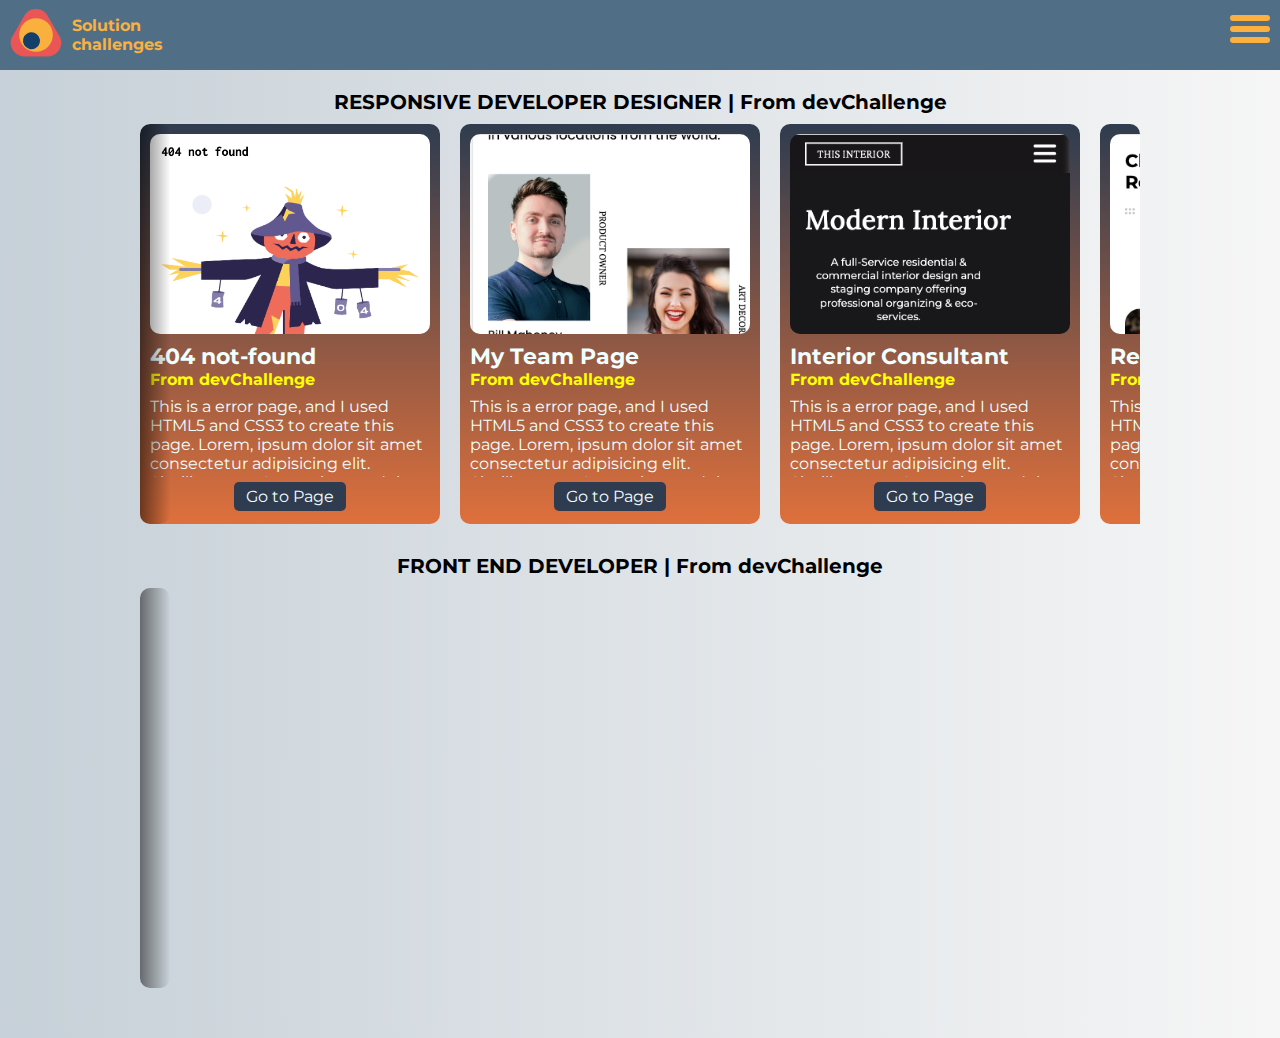
<file: index.html>
<!DOCTYPE html>
<html lang="en">
<head>
    <meta charset="UTF-8">
    <meta http-equiv="X-UA-Compatible" content="IE=edge">
    <meta name="viewport" content="width=device-width, initial-scale=1.0">

    <link rel="stylesheet" href="main.css">
    <title>Challenges Solved | sabimael</title>
</head>
<body>
    <header>
        <nav class="navbar">
            <div class="container-logo">
                <img src="./assets/Logo.svg" alt="">
                <h1>Solution challenges</h1>
            </div>

            <div class="lines">
                <div class="line line-1 "></div>
                <div class="line line-2 "></div>
                <div class="line line-3 "></div>
            </div>

            <ul class="navlist">
                <a href="#devChallenge">devChallenge</a>
            </ul>

        </nav>
    </header>
    <main>
        <section id="devChallenge" class="main-container">
            <h2 class="btn-open">RESPONSIVE DEVELOPER DESIGNER | From devChallenge</h2>
            <article class="responsive-designs container" >
                <div class="gradient"> </div>
                <card-solution
                img="./assets/404-not-found.png"
                title="404 not-found"
                subtitle="From devChallenge"
                    url="./challenges/responsive-design/404-not-found-master/index.html"
                >
                    This is a error page, and I used HTML5 and CSS3 to create this page. Lorem, ipsum dolor sit amet consectetur adipisicing elit. Similique, est. Lorem ipsum dolor sit, amet consectetur adipisicing elit. Sit, soluta!
                </card-solution>
    
                <card-solution
                    img="./assets/team.png"
                    title="My Team Page"
                    subtitle="From devChallenge"
                    url="./challenges/responsive-design/my-team-page-master/index.html"
                >
                    This is a error page, and I used HTML5 and CSS3 to create this page. Lorem, ipsum dolor sit amet consectetur adipisicing elit. Similique, est. Lorem ipsum dolor sit, amet consectetur adipisicing elit. Sit, soluta!
                </card-solution>
    
                <card-solution
                    img="./assets/interior.png"
                    title="Interior Consultant"
                    subtitle="From devChallenge"
                    url="./challenges/responsive-design/interior-consultant-master/index.html"
                >
                    This is a error page, and I used HTML5 and CSS3 to create this page. Lorem, ipsum dolor sit amet consectetur adipisicing elit. Similique, est. Lorem ipsum dolor sit, amet consectetur adipisicing elit. Sit, soluta!
                </card-solution>
    
                <card-solution
                img="./assets/recipe.png"
                title="Recipe Blog"
                subtitle="From devChallenge"
                url="./challenges/responsive-design/recipe-page-master/index.html"
                >
                    This is a error page, and I used HTML5 and CSS3 to create this page. Lorem, ipsum dolor sit amet consectetur adipisicing elit. Similique, est. Lorem ipsum dolor sit, amet consectetur adipisicing elit. Sit, soluta!
                </card-solution>
    
                <card-solution
                img="./assets/gallery.png"
                title="My Gallery"
                subtitle="From devChallenge"
                url="./challenges/responsive-design/my-gallery-master/index.html"
                >
                    This is a error page, and I used HTML5 and CSS3 to create this page. Lorem, ipsum dolor sit amet consectetur adipisicing elit. Similique, est. Lorem ipsum dolor sit, amet consectetur adipisicing elit. Sit, soluta!
                </card-solution>
                
                <card-solution
                    img="./assets/checkout.png"
                    title="Checkout Page"
                    subtitle="From devChallenge"
                    url="./challenges/responsive-design/checkout-page-master/index.html"
                >
                    This is a error page, and I used HTML5 and CSS3 to create this page. Lorem, ipsum dolor sit amet consectetur adipisicing elit. Similique, est. Lorem ipsum dolor sit, amet consectetur adipisicing elit. Sit, soluta!
                </card-solution>
    
                <card-solution
                    img="./assets/edie.png"
                    title="Edie Homepage"
                    subtitle="From devChallenge"
                    url="./challenges/responsive-design/edie-homepage-master/index.html"
                >
                    This is a error page, and I used HTML5 and CSS3 to create this page. Lorem, ipsum dolor sit amet consectetur adipisicing elit. Similique, est. Lorem ipsum dolor sit, amet consectetur adipisicing elit. Sit, soluta!
                </card-solution>
    
                <card-solution
                    img="./assets/portafolio.png"
                    title="Portafolio"
                    subtitle="From devChallenge"
                    url="./challenges/responsive-design/portfolio-master/index.html"
                >
                    This is a error page, and I used HTML5 and CSS3 to create this page. Lorem, ipsum dolor sit amet consectetur adipisicing elit. Similique, est. Lorem ipsum dolor sit, amet consectetur adipisicing elit. Sit, soluta!
                </card-solution>
            </article>

            <h2 class="btn-open">FRONT END DEVELOPER | From devChallenge</h2>

            <article class="frontend container">
                <div class="gradient"> </div>
                
            </article>
        </section>
    </main>

    <script type="module" src="./components/CardSolution.js"></script>
    <script src="./components/main.js"></script>
</body>
</html>
</file>
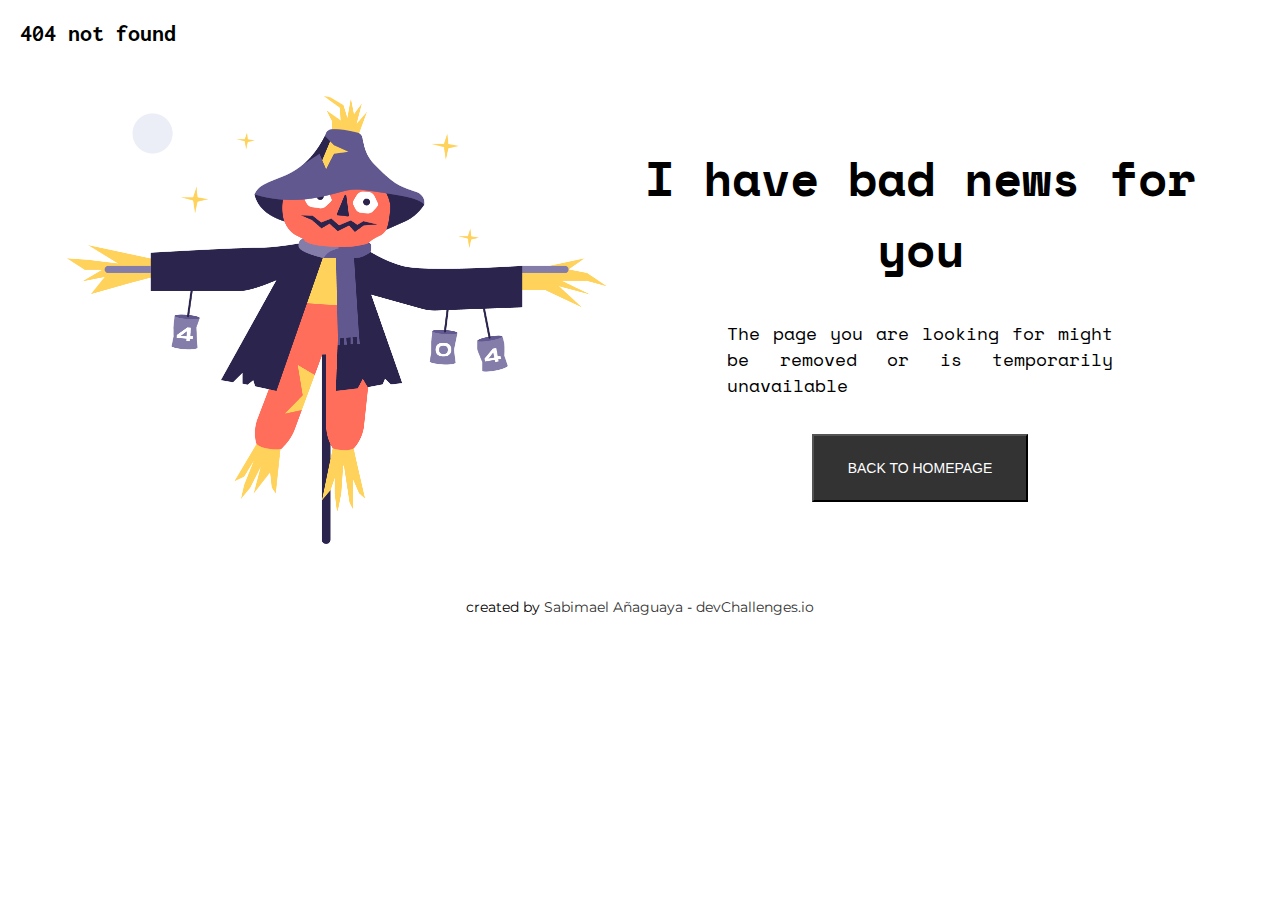
<file: challenges/404-not-found-master/index.html>
<!DOCTYPE html>
<html lang="en">
  <head>
    <meta charset="utf-8" />
    <meta
      name="viewport"
      content="width=device-width, initial-scale=1,
  maximum-scale=5"
    />

    <link rel="icon" href="devchallenges.png" />

    <link
      rel="shortcut icon"
      type="image/x-icon"
      href="https://devchallenges.io/"
    />

    <link
      href="https://fonts.googleapis.com/css2?family=Poppins:wght@400;500&display=swap"
      rel="stylesheet"
    />
    <link rel="stylesheet" href="./style.css">
    <title>Devchallenges / 404 Not Found</title>

    
  </head>
  <body>
    <main>

      <h1>404 not found</h1>

      <section class="error-container">
        <div class="error-image">
          <img src="./Scarecrow.png" alt="image of error">
        </div>
        <div class="error-info">
          <h2>I have bad news for you</h2>
          <p>The page you are looking for might be removed or is temporarily unavailable</p>
          <button>Back to homepage
          </button>
        </div>
      </section>

      <p class="description">created by <a href="https://sabimael-anaguaya.netlify.app">Sabimael Añaguaya</a> - <a href="https://devchallenges.io/challenges/wBunSb7FPrIepJZAg0sY">devChallenges.io</a>
      </p>

    </main>
  </body>
</html>
</file>
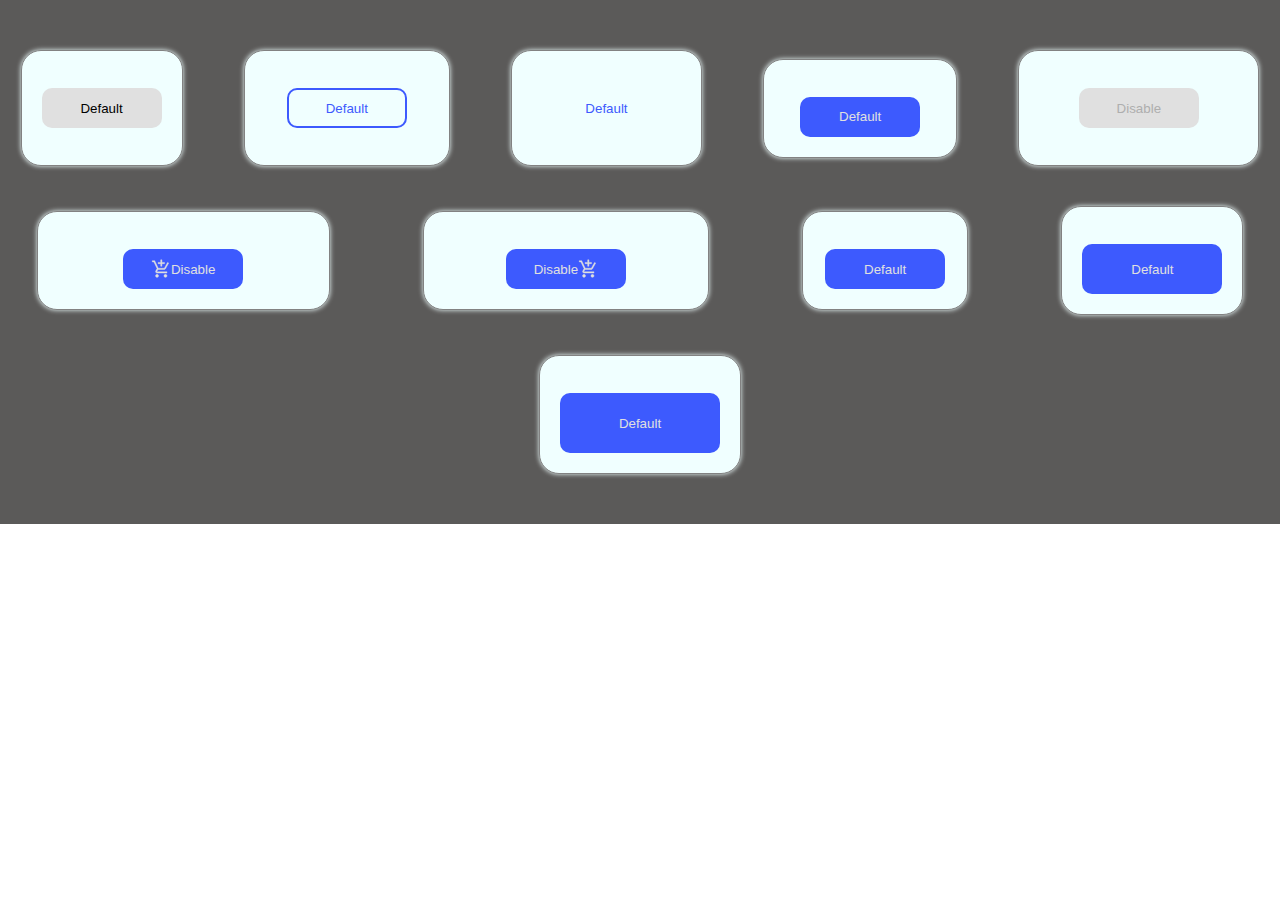
<file: challenges/frontend-challenge/button-component-master/index.html>
<!DOCTYPE html>
<html lang="en">
  <head>
    <meta charset="utf-8" />
    <meta name="viewport" content="width=device-width, initial-scale=1, maximum-scale=5"/>

    <link rel="icon" href="devchallenges.png" />
    <link rel="shortcut icon" type="image/x-icon" href="https://devchallenges.io/" />
    <link rel="stylesheet" href="style.css">
    <title>Devchallenges</title>

    
  </head>
  <body>
    <section class="buttons">

      <div class="btn-container">
        <p>< Button /></p>
        <button class="btn">
          <!-- <img src="./assets/cart.svg" alt=""> -->
          <p>Default</p>
        </button>
        <p>&:hover, &:focus</p>
      </div>

      <div class="btn-container">
        <p>< Button variant=”outline” /></p>
        <button class="btn btn-2">
          <!-- <img src="./assets/cart.svg" alt=""> -->
          <p>Default</p>
        </button>
        <p>&:hover, &:focus</p>
      </div>

      <div class="btn-container">
        <p>< Button variant=”text” /></p>
        <button class="btn btn-3">
          <!-- <img src="./assets/cart.svg" alt=""> -->
          <p>Default</p>
        </button>
        <p>&:hover, &:focus</p>
      </div>
      
      <div class="btn-container">
        <p>< Button disableShadow /></p>
        <button class="btn btn-4">
          <!-- <img src="./assets/cart.svg" alt=""> -->
          <p>Default</p>
        </button>
        <p></p>
      </div>
      
      <div class="btn-container">
        <p>< Button disabled /></p>
        <button class="btn btn-5">
          <!-- <img src="./assets/cart.svg" alt=""> -->
          <p>Disable</p>
        </button>
        <p>< Button variant=”text” disabled /></p>
      </div>
      
      <div class="btn-container">
        <p>< Button startIcon=”local_grocery_store” /></p>
        <button class="btn btn-6">
          <img src="./assets/cart.svg" alt="">
          <p>Disable</p>
        </button>
        <p></p>
      </div>

      <div class="btn-container">
        <p>< Button endIcon=”local_grocery_store” /></p>
        <button class="btn btn-6">
          <p>Disable</p>
          <img src="./assets/cart.svg" alt="">
        </button>
        <p></p>
      </div>

      <div class="btn-container">
        <p>< Button size=”sm” /></p>
        <button class="btn btn-7">
          <p>Default</p>
        </button>
        <p></p>
      </div>

      <div class="btn-container">
        <p>< Button size=”md” /></p>
        <button class="btn btn-7-1">
          <p>Default</p>
        </button>
        <p></p>
      </div>

      <div class="btn-container">
        <p>< Button size=”lg” /></p>
        <button class="btn btn-7-2">
          <p>Default</p>
        </button>
        <p></p>
      </div>
    </section>
      
  </body>
</html>
</file>
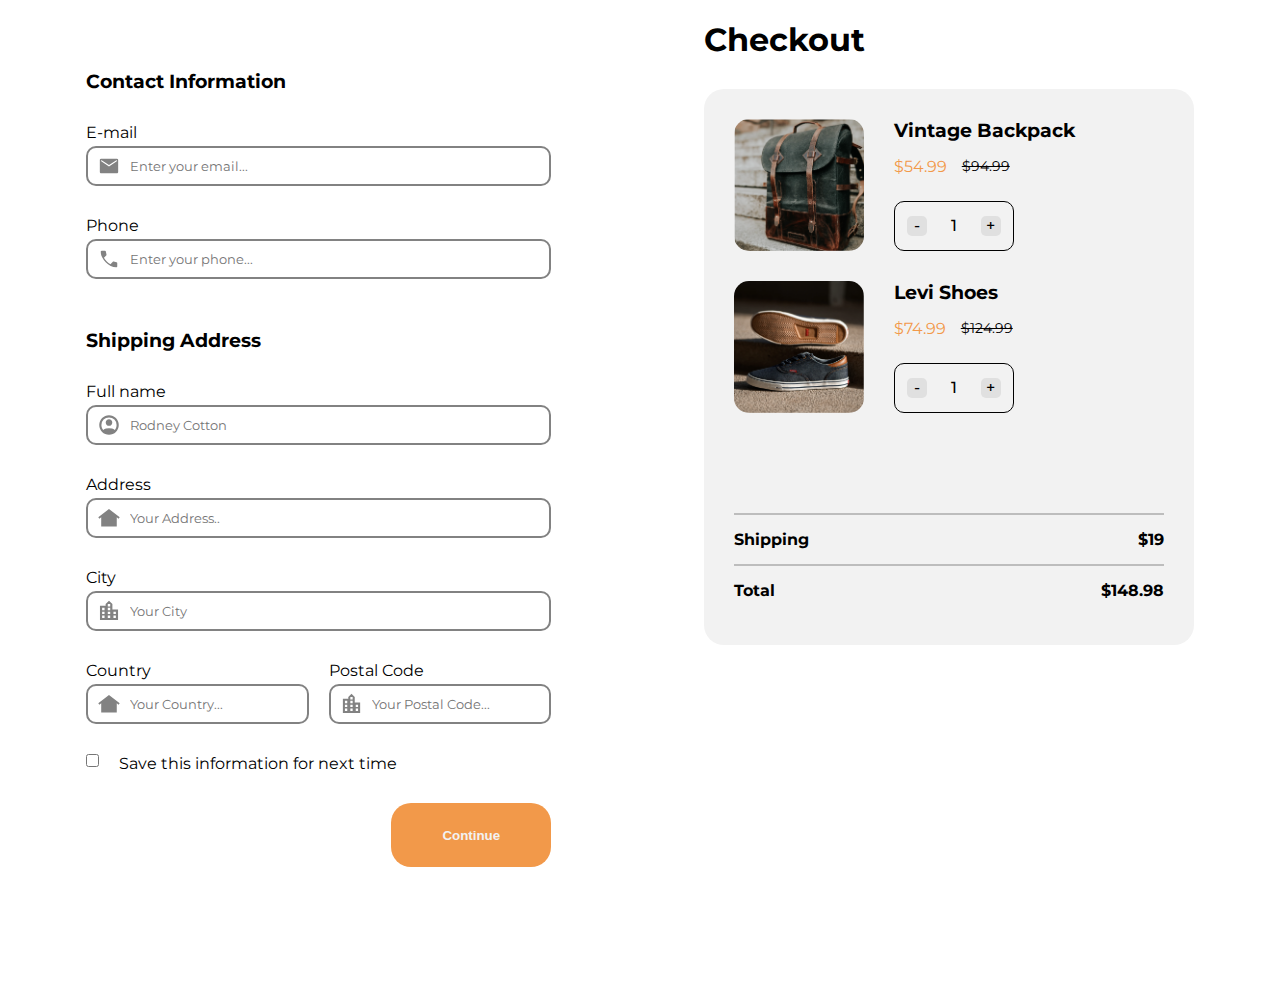
<file: challenges/responsive-design/checkout-page-master/index.html>
<!DOCTYPE html>
<html lang="en">
  <head>
    <meta charset="utf-8" />
    <meta name="viewport" content="width=device-width, initial-scale=1, maximum-scale=5"/>

    <link rel="icon" href="devchallenges.png" />

    <link rel="shortcut icon" type="image/x-icon" href="https://devchallenges.io/"/>
    <link rel="stylesheet" href="./style.css">
    <link href="https://fonts.googleapis.com/css2?family=Poppins:wght@400;500&display=swap" rel="stylesheet" />

    <title>Checkout Devchallenges</title>

  </head>
  <body>
    <main>
      <div>
        <h1>Checkout</h1>
        <section class="container-checkout">
          <article class="card-checkout">
            <img class="img-checkout" src="./assets/photo1.png" alt="">
            <div class="title-price__checkout">
              <div class="info-checkout">
                <h3 class="title-checkout">Vintage Backpack</h3>
                <p class="new-price">$54.99</p>
                <p class="old-price">$94.99</p>
              </div>
              <div class="count-checkout">
                <span class="add-remove">-</span>
                <p class="count">1</p>
                <span class="add-remove">+</span>
              </div>
            </div>
          </article>
    
          <article class="card-checkout">
            <img  class="img-checkout" src="./assets/photo2.png" alt="">
            <div class="title-price__checkout">
              <div class="info-checkout">
                <h3 class="title-checkout">Levi Shoes</h3>
                <p class="new-price">$74.99</p>
                <p class="old-price">$124.99</p>
              </div>
              <div class="count-checkout">
                <span class="add-remove">-</span>
                <p class="count">1</p>
                <span class="add-remove">+</span>
              </div>
            </div>
          </article>
    
          <article class="amout-checkout">
            <div class="total-price">
              <p>Shipping</p>
              <p>$19</p>
            </div>
            <div class="total-price">
              <p>Total</p>
              <p>$148.98</p>
            </div>
          </article>
        </section>
      </div>

      <div>
        <section class="main-forms">
          <h3>Contact Information</h3>
          <form action="">
            
            <div class="lbl">
              <label for="mail">E-mail</label>
              <div class="input-form">
                <img src="./assets/mail.svg" alt="">
                <input type="mail" placeholder="Enter your email..." id="mail">
              </div>
            </div>
            
            <div class="lbl">
              <label class="lbl" for="phone">Phone</label>
              <div class="input-form">
                <img src="./assets/phone.svg" alt="">
                <input type="numb" placeholder="Enter your phone..." id="phone">
              </div>
    
            </div>
          </form>
    
          <h3>Shipping Address</h3>
          <form action="">
            
            <div class="lbl">
              <label for="userName">Full name</label>
              <div class="input-form">
                <img src="./assets/person.svg" alt="">
                <input type="text" placeholder="Rodney Cotton" id="userName">
              </div>
            </div>
    
            <div class="lbl">
              <label for="address">Address</label>
              <div class="input-form">
                <img src="./assets/house.svg" alt="">
                <input type="text" placeholder="Your Address.." id="address">
              </div>
            </div>
    
            <div class="lbl">
              <label for="city">City</label>
              <div class="input-form">
                <img src="./assets/city.svg" alt="">
                <input type="text" placeholder="Your City" id="city">
              </div>
            </div>
              
            <div class="form__grid">
              <div class="lbl">
                <label for="address">Country</label>
                <div class="input-form">
                  <img src="./assets/house.svg" alt="">
                  <input type="text" placeholder="Your Country..." id="address">
                </div>
              </div>
      
              <div class="lbl">
                <label for="city">Postal Code</label>
                <div class="input-form">
                  <img src="./assets/city.svg" alt="">
                  <input type="text" placeholder="Your Postal Code..." id="city">
                </div>
              </div>
            </div>
    
            <div class="confirm-checkbox">
              <input type="checkbox">
              <label for="">Save this information for next time</label>
            </div>
            
            <div class="container-btn">
              <button class="btn">Continue</button>
            </div>
          </form>
          
        </section>
      </div>

    </main>

    <header>
      <div></div>
    </header>

  </body>
</html>
</file>
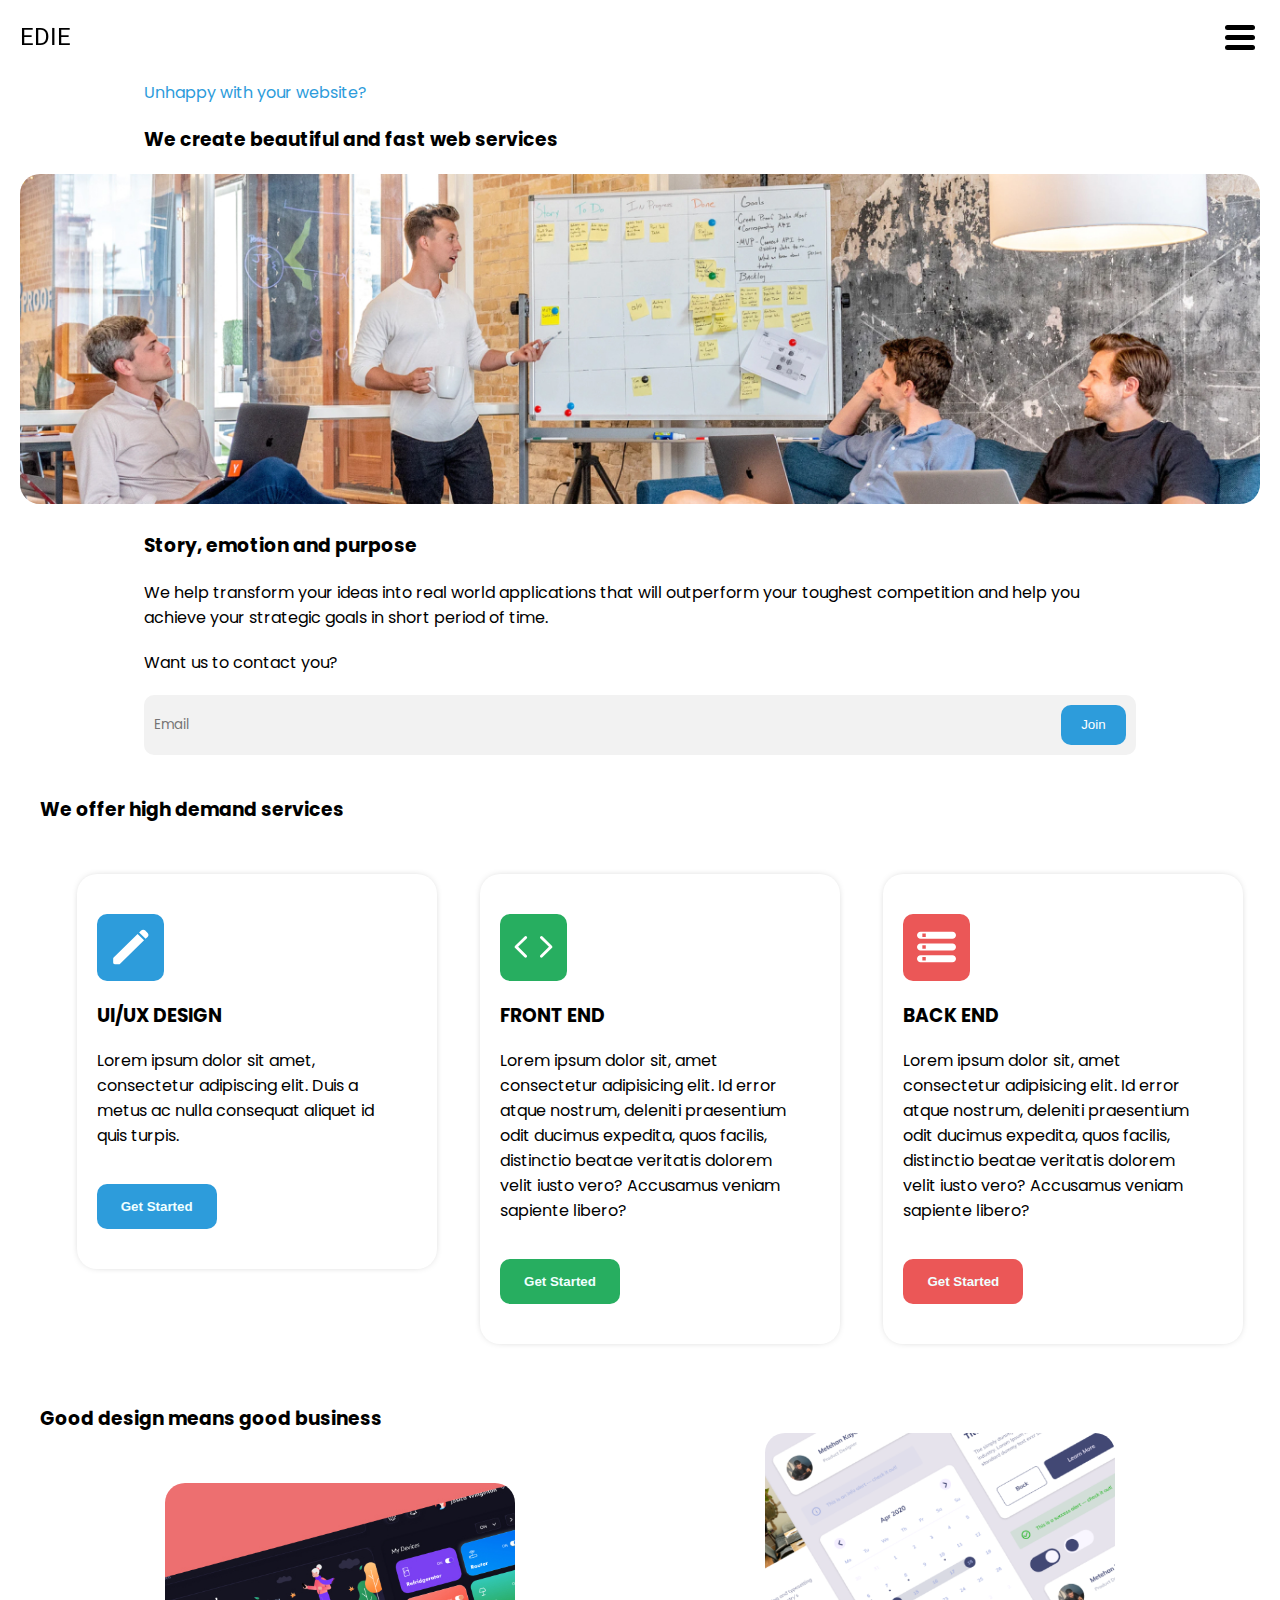
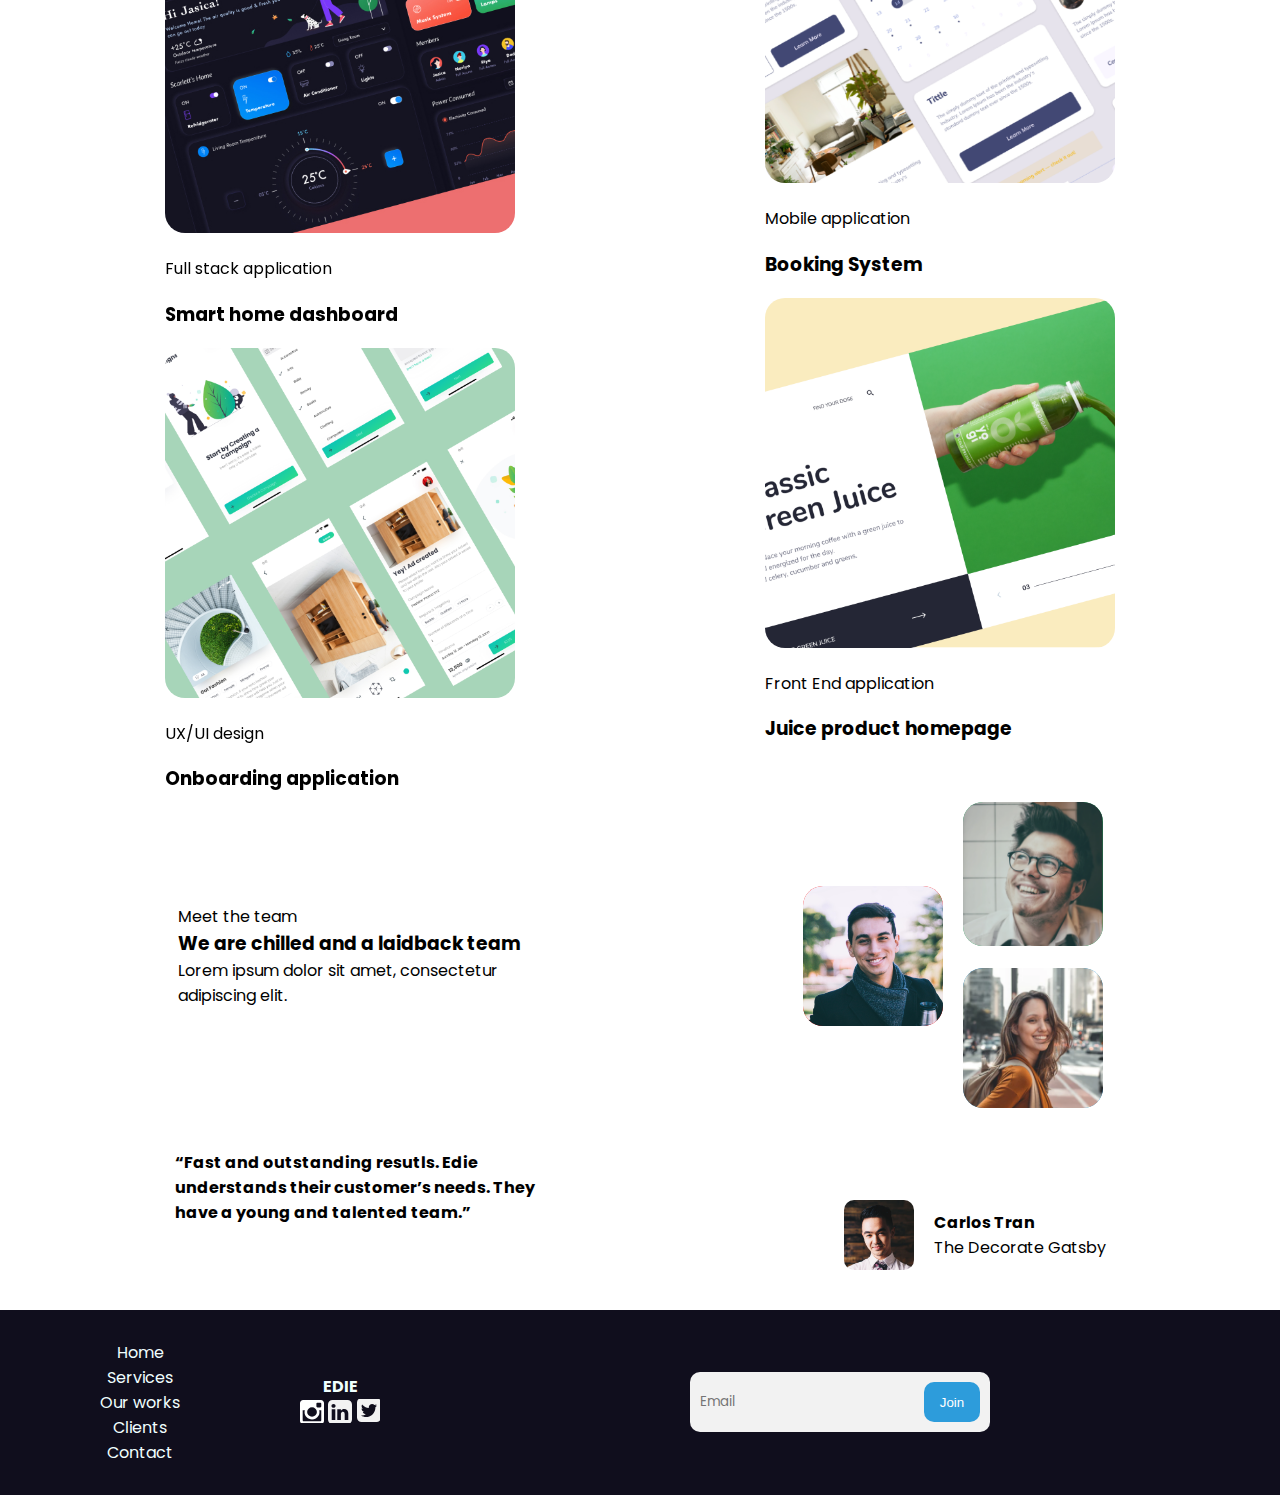
<file: challenges/responsive-design/edie-homepage-master/index.html>
<!DOCTYPE html>
<html lang="en">
  <head>
    <meta charset="utf-8" />
    <meta name="viewport" content="width=device-width, initial-scale=1, maximum-scale=5" />

    <link rel="icon" href="devchallenges.png" />
    <link rel="stylesheet" href="./style.css">
    <link rel="shortcut icon" type="image/x-icon" href="https://devchallenges.io/" />

    <title> Edie Homepage | Devchallenges</title>
  </head>
  <body>
    <header class="main-container">
      <nav class="menubar">

        <span class="text-logo">
          EDIE
        </span>

        <div class="menu-hamburger">
          <div class="line "></div>
          <div class="line "></div>
          <div class="line "></div>
        </div>

        <ul class="menubar-list">
          <a href="" class="menubar-link">
            <li>Home</li>
          </a>
          <a href="" class="menubar-link">
            <li>Services</li>
          </a>
          <a href="" class="menubar-link">
            <li>Our works</li>
          </a>
          <a href="" class="menubar-link">
            <li>Clients</li>
          </a>
          <a href="" class="menubar-link">
            <li>Contact</li>
          </a>
        </ul>
      </nav>
    </header>
    <main class="main-container">
      <section class="main-section">
        <article class="introduce-homepage">
          <p class="center-text center-text-blue">Unhappy with your website?</p>
          <h3 class="center-text">We create beautiful and fast web services</h3>
          <picture class="image-container">
            <img class="hero-image" src="./assets/heroImage.jpg" alt="">
          </picture>

          <h3 class="center-text">Story, emotion and purpose</h3>
          <p class="center-text">
            We help transform your ideas into real world applications that will outperform your toughest competition and help you achieve your strategic goals in short period of time.
          </p>

          <p class="center-text">Want us to contact you?</p>

          <div class="mail-contact center-text">
            <input type="mail" placeholder="Email">
            <button>Join</button>
          </div>
        </article>

        <article>

        </article>
      </section>
      
      <section class="card-services main-container">
        <h3 class="">We offer high demand services</h3>
        <div class="card-service_container">
          <card-service
            img="./assets/pencil.svg"
            title="ui/ux design"
          >
            Lorem ipsum dolor sit amet, consectetur adipiscing elit. Duis a metus ac nulla consequat aliquet id quis turpis.
          </card-service>
  
          <card-service
            class="card-2"
            img="./assets/code.svg"
            title="Front End"
          >
            Lorem ipsum dolor sit, amet consectetur adipisicing elit. Id error atque nostrum, deleniti praesentium odit ducimus expedita, quos facilis, distinctio beatae veritatis dolorem velit iusto vero? Accusamus veniam sapiente libero?
          </card-service>
  
          <card-service
            class="card-3"
            img="./assets/backend-icon.svg"
            title="Back End"
          >
            Lorem ipsum dolor sit, amet consectetur adipisicing elit. Id error atque nostrum, deleniti praesentium odit ducimus expedita, quos facilis, distinctio beatae veritatis dolorem velit iusto vero? Accusamus veniam sapiente libero?
          </card-service>
        </div>

      </section>

      <section class="main-container">
        <h3>Good design means good business</h3>
        <div class="card-design_container">
          <div class="card-design_down">
            <card-design
              img="./assets/smarthome.jpg"
              title="Smart home dashboard"
              subtitle="Full stack application"
    
            ></card-design>
    
            <card-design
              img="./assets/onboard.png"
              title="Onboarding application"
              subtitle="UX/UI design"
    
            ></card-design>
          </div>
          <div>
            <card-design
              img="./assets/booking.png"
              title="Booking System"
              subtitle="Mobile application"
    
            ></card-design>
    
            <card-design
              img="./assets/juice-product.png"
              title="Juice product homepage"
              subtitle="Front End application"
    
            ></card-design>
          </div>
        </div>


      </section>

      <section class="main-container">
        <div class="team-container">
          <div class="info-team">
            <p>Meet the team</p>
            <h3>We are chilled and a laidback team</h3>
            <p>Lorem ipsum dolor sit amet, consectetur adipiscing elit.</p>
          </div>
          <div class="photos-team">
            <img src="./assets/person1.png" alt="" class="a">
            <img src="./assets/person2.png" alt="" class="b">
            <img src="./assets/person3.png" alt="" class="c">
          </div>
        </divc>
      </section>

      <section class="main-container">
        <div class="chief-container">
          <h4 class="info-chief">“Fast and outstanding resutls. Edie understands their customer’s needs. They have a young and talented team.”</h4>
          <div class="chief-card">
            <img src="./assets/person4.png" alt="">
            <div class="chief-card_info">
              <h4>Carlos Tran</h4>
              <p>The Decorate Gatsby</p>
            </div>
          </div>
        </div>
      </section>
    </main>

    <footer class="header">
      <ul class="list-header">
        <li>Home</li>
        <li>Services</li>
        <li>Our works</li>
        <li>Clients</li>
        <li>Contact</li>
      </ul>
      <div class="social-media">
        <h4>EDIE</h4>
        <div class="icon-media">
          <img src="./assets/instagram.svg" alt="">
          <img src="./assets/linkedin.svg" alt="">
          <img src="./assets/twitter.svg" alt="">
        </div>
      </div>
      <div class="mail-contact center-text footer-mail">
        <input type="mail" placeholder="Email">
        <button>Join</button>
      </div>
    </footer>

    <script type="module" src="./components/card-service.js"></script>
    <script type="module" src="./components/card-design.js"></script>
    <script src="./main.js"></script>
  </body>
</html>
</file>
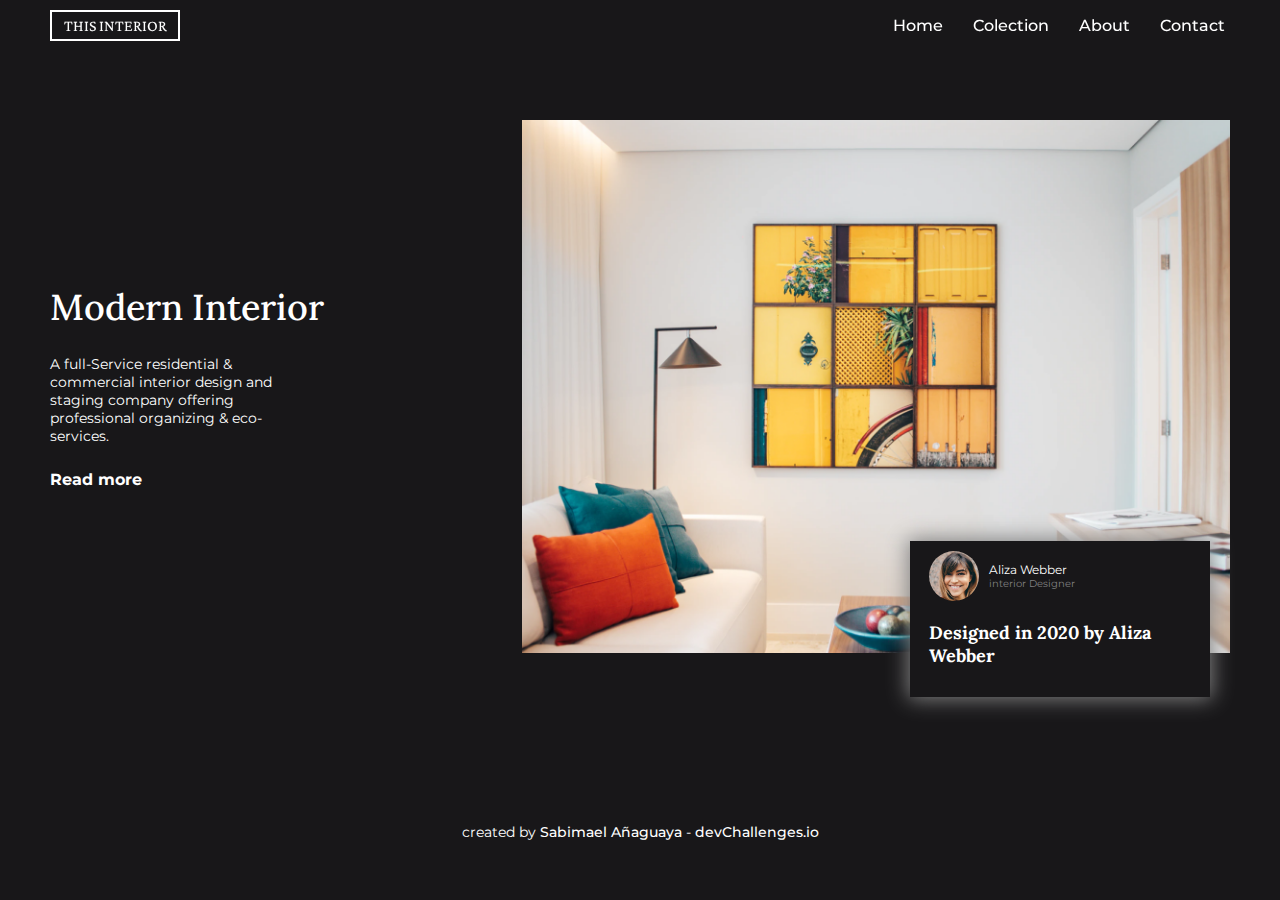
<file: challenges/responsive-design/interior-consultant-master/index.html>
<!DOCTYPE html>
<html lang="en">
  <head>
    <meta charset="utf-8" />
    <meta name="viewport" content="width=device-width, initial-scale=1,maximum-scale=5"/>
    <link rel="icon" href="devchallenges.png" />
    <link rel="shortcut icon" type="image/x-icon" href="https://devchallenges.io/"/>
    <link href="https://fonts.googleapis.com/css2?family=Poppins:wght@400;500&display=swap" rel="stylesheet"/>
    <link rel="stylesheet" href="style.css">
    <title>Interior Consultant | devChallenge</title>

  </head>
  <body>
    <header class="container main-header">
      <div class="logo-box">
        this interior
      </div>

      <div class="icon-open" id="open-navbar">
        <div class="line "></div>
        <div class="line "></div>
        <div class="line "></div>
      </div>

      <nav class="nav-bar">
        <ul>
          <a href="">
            <li>Home</li>
          </a>
          <a href="">
            <li>Colection</li>
          </a>
          <a href="">
            <li>About</li>
          </a>
          <a href="">
            <li>Contact</li>
          </a>
        </ul>
      </nav>

    </header>

    <main class="container main-container">
      <section class="main-resume">
        <h1>Modern Interior</h1>
        <p>A full-Service residential & commercial interior design and staging company offering professional organizing & eco-services.</p>
        <a href="">Read more</a>
      </section>

      <section class="card-container">
        <img src="./assets/photo1.png" alt="">
        <article class="card-info">
          <div class="card-info__personal">
            <img src="./assets/photo2.png" alt="">
            <div>
              <p>Aliza Webber</p>
              <p class="gray">interior Designer</p>
            </div>
          </div>
          <div class="card-info__detail">
            <p>Designed in 2020 by Aliza Webber</p>
          </div>
        </article>
      </section>
    </main>
    <header>
      <p class="description">created by <a href="https://sabimael-anaguaya.netlify.app">Sabimael Añaguaya</a> - <a href="https://devchallenges.io/challenges/wBunSb7FPrIepJZAg0sY">devChallenges.io</a>
      </p>
    </header>
    <script src="./main.js"></script>
  </body>
</html>
</file>
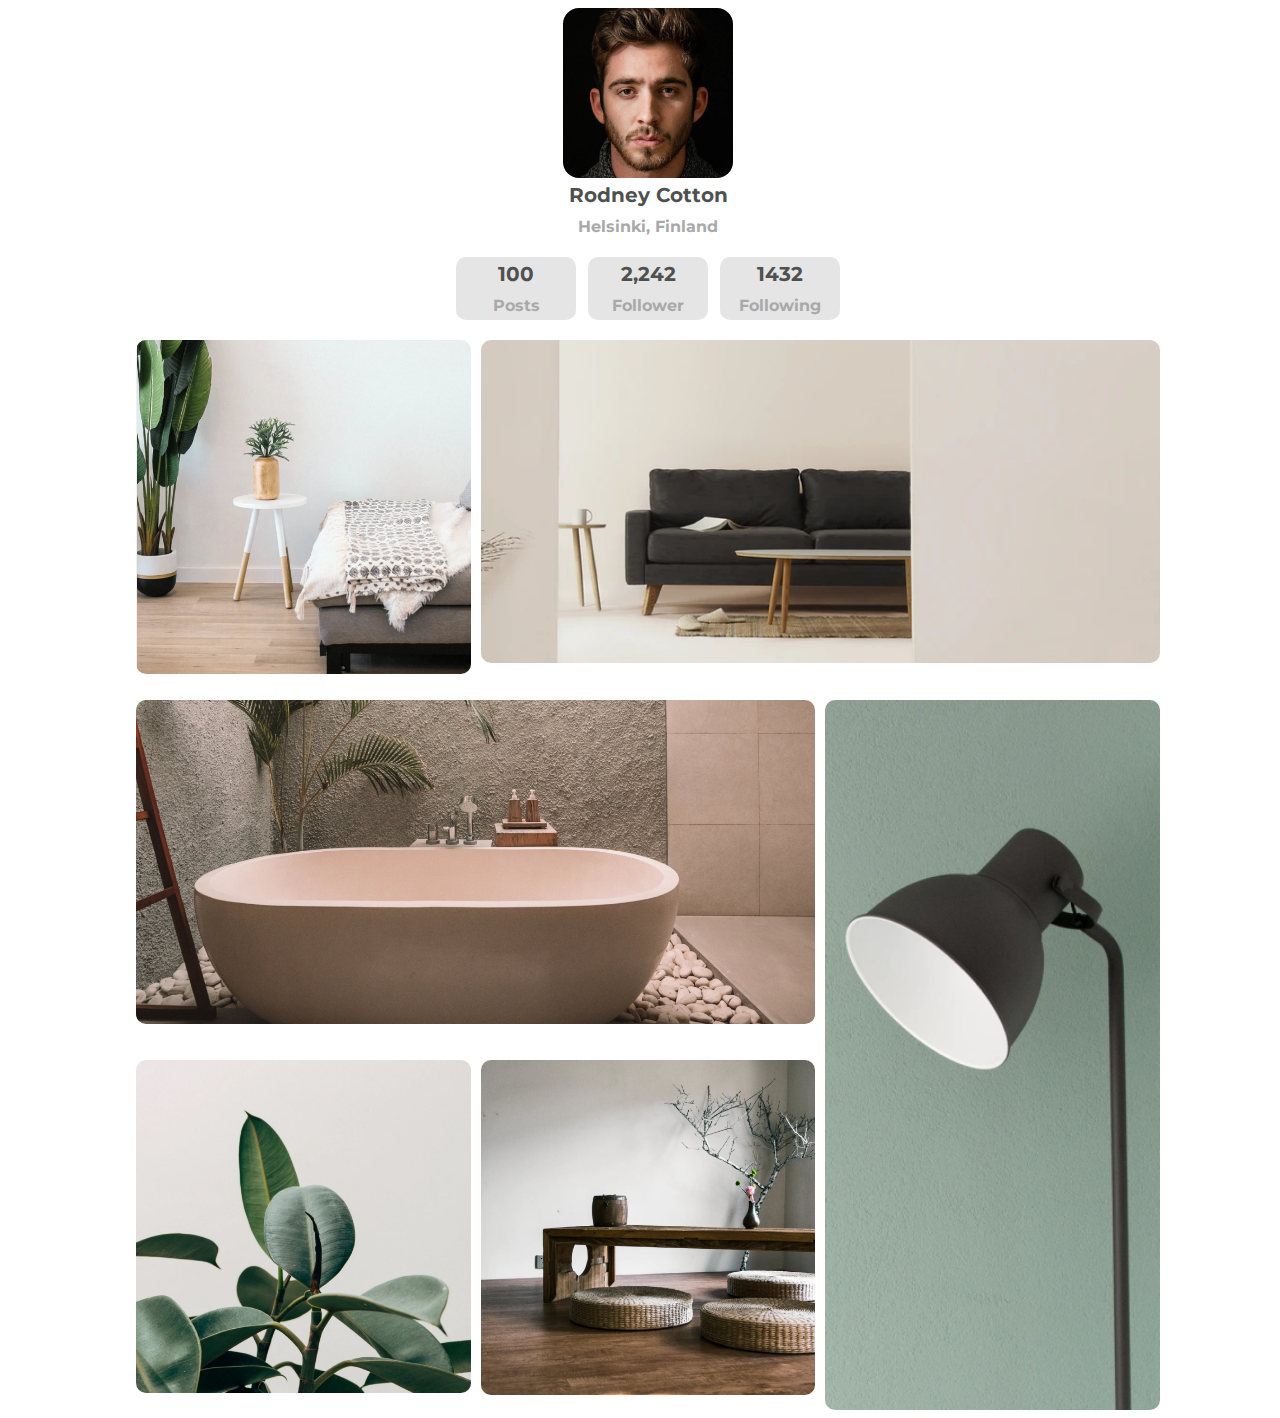
<file: challenges/responsive-design/my-gallery-master/index.html>
<!DOCTYPE html>
<html lang="en">
  <head>
    <meta charset="utf-8" />
    <meta name="viewport" content="width=device-width, initial-scale=1,maximum-scale=5"/>
    <link rel="icon" href="devchallenges.png" />
    <link rel="shortcut icon" type="image/x-icon" href="https://devchallenges.io/"/>
    <link href="https://fonts.googleapis.com/css2?family=Poppins:wght@400;500&display=swap" rel="stylesheet"/>
    <link rel="stylesheet" href="./style.css">
    <title>My Gallery | Devchallenges</title>
  </head>
  <body>

    <section class="perfil">
      <img src="./assets/profilePhoto.png" alt="">
      <h2>Rodney Cotton</h2>
      <h3>Helsinki, Finland</h3>
    </section>

    <section class="info-perfil">
      <div class="perfil box">
        <h2>100</h2>
        <h3>Posts</h3>
      </div>

      <div class="perfil box">
        <h2>2,242</h2>
        <h3>Follower</h3>
      </div>

      <div class="perfil box">
        <h2>1432</h2>
        <h3>Following</h3>
      </div>
    </section>

    <section class="gallery">
      <img src="./assets/photo1.png" class="a" alt="" >
      <img src="./assets/photo2.png" class="b" alt="" >
      <img src="./assets/photo3.png" class="c" alt="" >
      <img src="./assets/photo_4.png" class="d" alt="" >
      <img src="./assets/photo5.png" class="e" alt="" >
      <img src="./assets/photo6.png" class="f" alt="" >
    </section>
  </body>
</html>
</file>
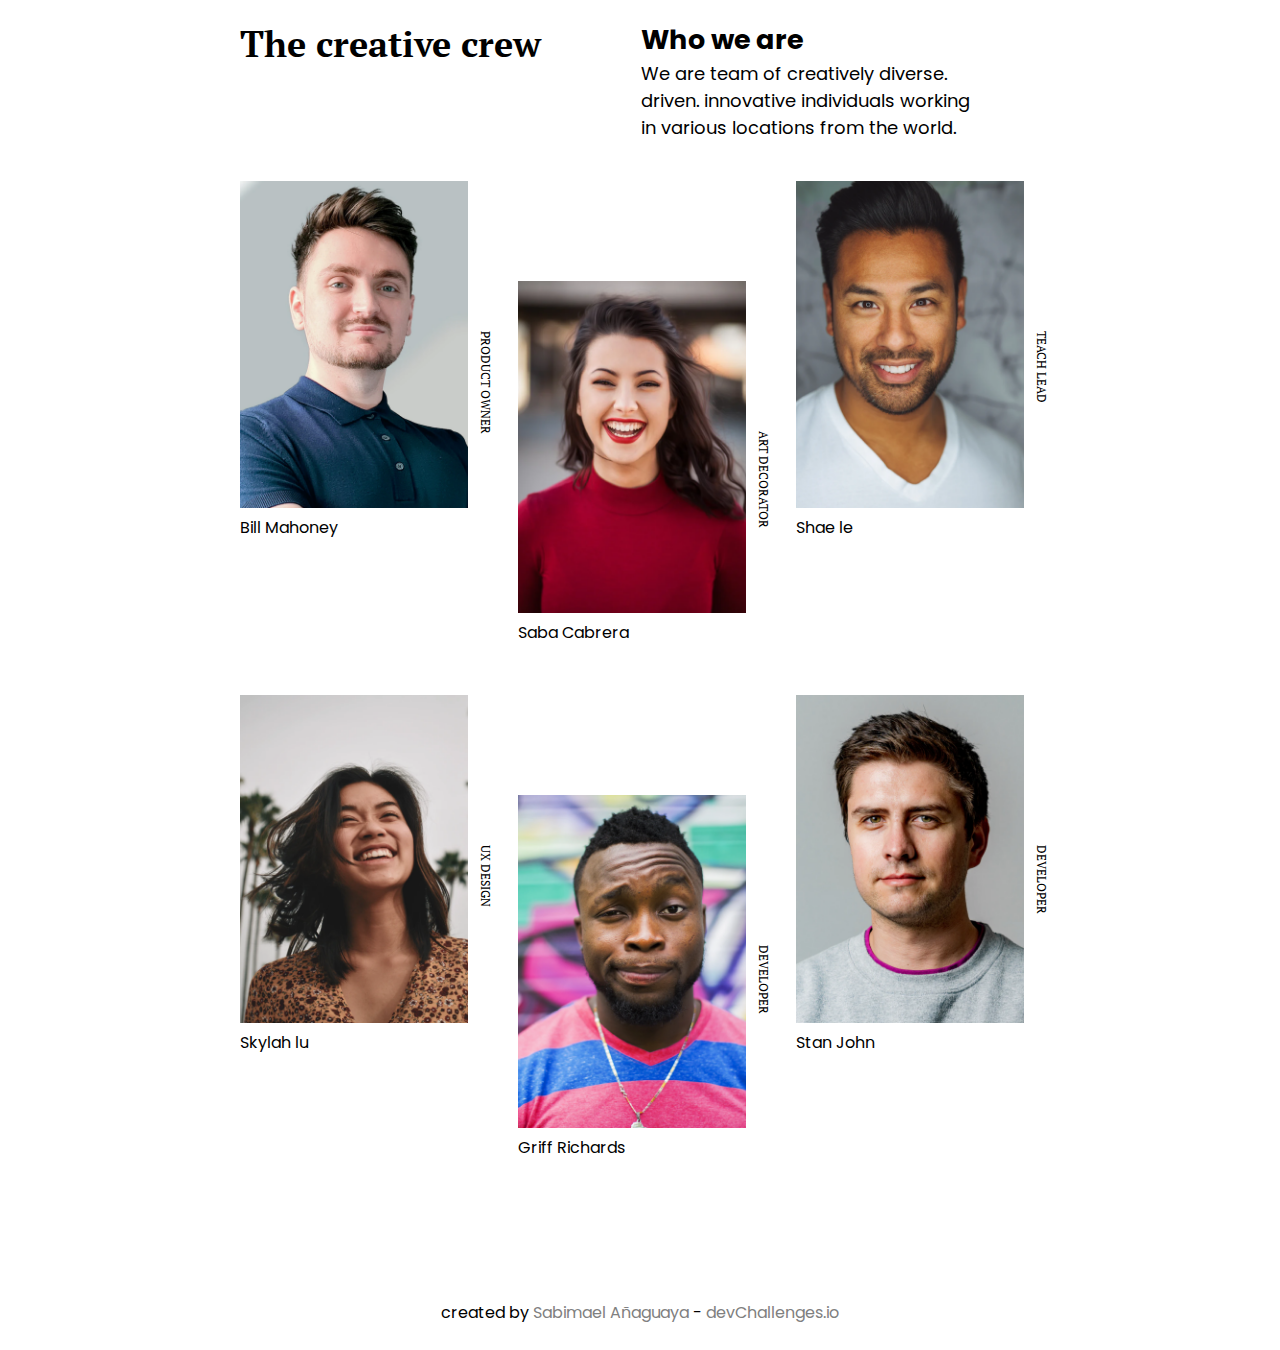
<file: challenges/responsive-design/my-team-page-master/index.html>
<!DOCTYPE html>
<html lang="en">
  <head>
    <meta charset="utf-8" />
    <meta name="viewport" content="width=device-width, initial-scale=1, maximum-scale=5"/>
    <link rel="icon" href="devchallenges.png" />
    <link rel="shortcut icon" type="image/x-icon" href="https://devchallenges.io/"/>
    <link rel="stylesheet" href="./style.css">

    <title>My team page | Devchallenges</title>

  </head>
  <body>
    <main>
      <section class="description-container">
        <h1>The creative crew</h1>
        <div class="info">
          <h2>Who we are</h2>
          <p>We are team of creatively diverse.  driven.  innovative individuals working in various locations from the world.</p>
        </div>
      </section>
  
      <section class="crew-container">
  
        <div class="card-crew" id="photo-1">
          <img class="card-crew__image" src="./photo1.png" alt="">
          <p class="card-crew--vertical">Product owner</p>
          <p >Bill Mahoney</p>
        </div>
  
        <div class="card-crew" id="photo-2">
          <img class="card-crew__image" src="./photo2.png" alt="">
          <p class="card-crew--vertical">Art decorator</p>
          <p >Saba Cabrera</p>
        </div>
  
        <div class="card-crew" id="photo-3">
          <img class="card-crew__image" src="./photo3.png" alt="">
          <p class="card-crew--vertical">Teach lead</p>
          <p >Shae le</p>
        </div>
  
        <div class="card-crew " id="photo-4">
          <img class="card-crew__image" src="./photo4.png" alt="">
          <p class="card-crew--vertical">UX design</p>
          <p >Skylah lu</p>
        </div>
  
        <div class="card-crew" id="photo-5">
          <img class="card-crew__image" src="./photo5.png" alt="">
          <p class="card-crew--vertical">Developer</p>
          <p >Griff Richards</p>
        </div>
  
        <div class="card-crew " id="photo-6">
          <img class="card-crew__image" src="./photo6.png" alt="">
          <p class="card-crew--vertical">Developer</p>
          <p >Stan John</p>
        </div>
      </section>
    </main>

    <footer>
      <p class="description">created by <a href="https://sabimael-anaguaya.netlify.app">Sabimael Añaguaya</a> - <a href="https://devchallenges.io/challenges/wBunSb7FPrIepJZAg0sY">devChallenges.io</a>
      </p>
    </footer>
  </body>
</html>
</file>
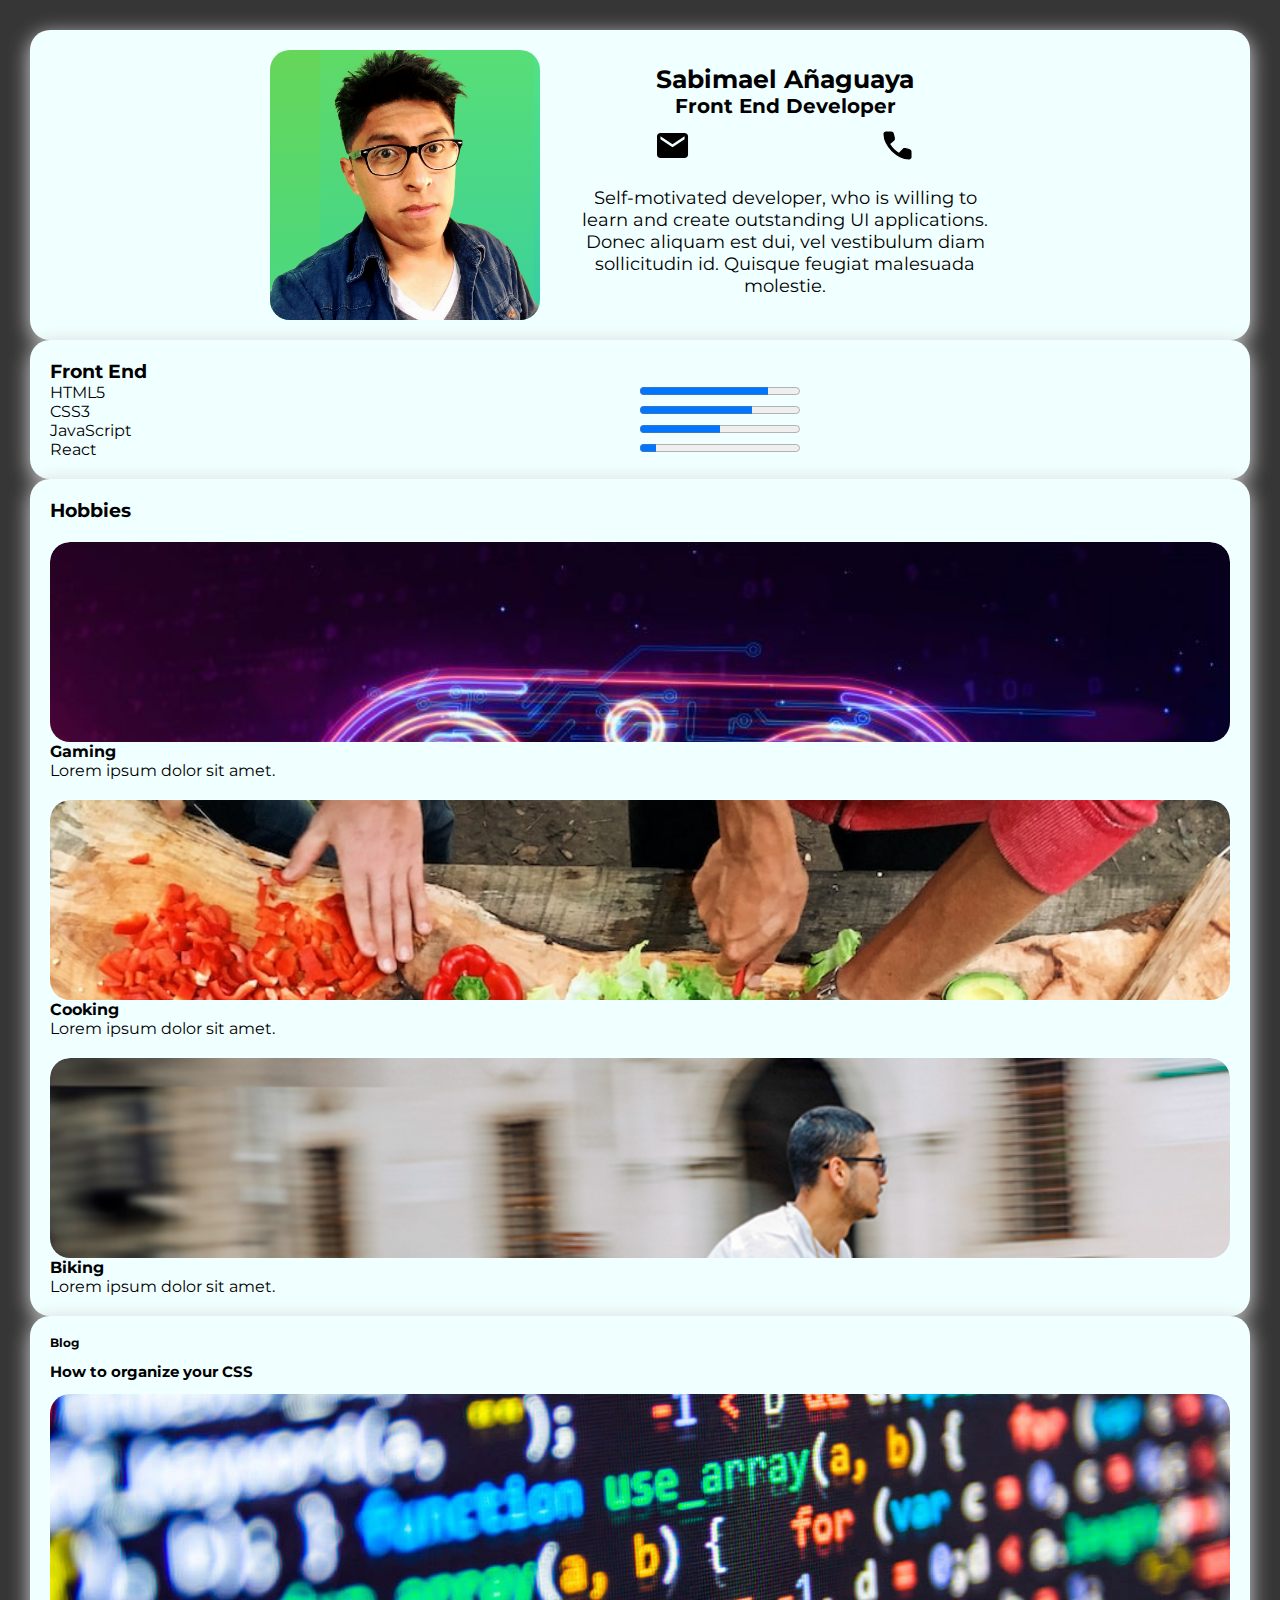
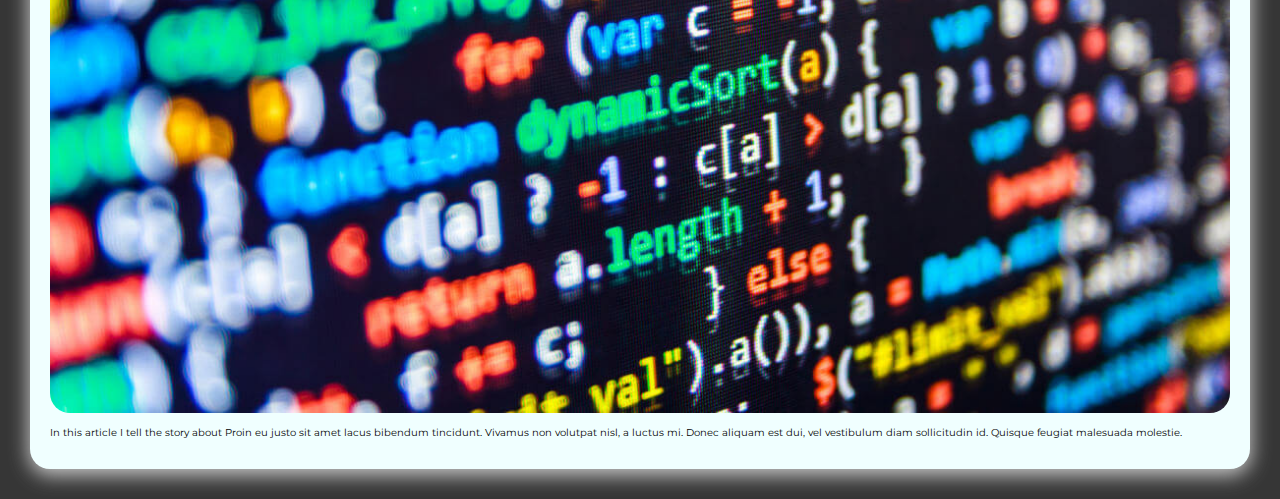
<file: challenges/responsive-design/portfolio-master/index.html>
<!DOCTYPE html>
<html lang="en">
  <head>
    <meta charset="utf-8" />
    <meta name="viewport" content="width=device-width, initial-scale=1, maximum-scale=5"/>

    <link rel="icon" href="devchallenges.png" />

    <link rel="shortcut icon" type="image/x-icon" href="https://devchallenges.io/" />
    <link rel="stylesheet" href="./styles/style.css">

    <title>Portafolio Devchallenges</title>

  </head>
  <body>
    <main class="main">
      <section class="perfil container"> 
        <picture class="photo-perfil">
          <img src="./assets/perfilrenovado.png" alt="">
        </picture>
        <article class="info-perfil">
          <div class="intro-perfil">
            <h1>Sabimael Añaguaya</h1>
            <h2>Front End Developer</h2>
          </div>
          <div class="social-perfil">
            <a href="">
              <img src="./assets/mail.svg" alt="">
              <p class="hide-element">sabimael.anaguaya@gmail.com</p>
            </a>

            <a href="">
              <img src="./assets/phone.svg" alt="">
              <p class="hide-element">+591 60636949</p>
            </a>
          </div>
          <div class="description-perfil">
            <p>Self-motivated developer, who is willing to learn and create outstanding UI applications.</p>
            <p>Donec aliquam est dui, vel vestibulum diam sollicitudin id. Quisque feugiat malesuada molestie.</p>
          </div>
        </article>
      </section>

      <section class="skills container">
        <h3>Front End</h3>
        <p></p>

        <label for="">HTML5</label>
        <progress id="file" max="100" value="80"> 80% </progress>

        <label for="">CSS3</label>
        <progress id="file" max="100" value="70"> 70% </progress>

        <label for="">JavaScript</label>
        <progress id="file" max="100" value="50"> 50% </progress>


        <label for="">React</label>
        <progress id="file" max="100" value="10"> 10% </progress>

      </section>

      <section class="hobbies container">
        <h3>Hobbies</h3>

        <card-hobbie 
          img="./assets/gaming.jpeg"
          title="Gaming"
        >Lorem ipsum dolor sit amet.</card-hobbie>
        <card-hobbie
          img="./assets/cooking.jpeg"
          title="Cooking"
        >
        Lorem ipsum dolor sit amet.
        </card-hobbie>
        <card-hobbie
          img="./assets/biking.jpeg"
          title="Biking"
        >Lorem ipsum dolor sit amet.
        </card-hobbie>
      </section>  

      <section class="blog container">
        <h3>Blog</h3>
        <card-blog
          title="How to organize your CSS"
          img="./assets/cssBlog.jpeg"
        >
          In this article I tell the story about Proin eu justo sit amet lacus bibendum tincidunt. Vivamus non volutpat nisl, a luctus mi. Donec aliquam est dui, vel vestibulum diam sollicitudin id. Quisque feugiat malesuada molestie.
        </card-blog>
      </section>

      <section>
          
      </section>
    </main>
    <script type="module" src="./components/cardBlog.js"></script>
    <script type="module" src="./components/hobbies.js"></script>
  </body>
</html>
</file>
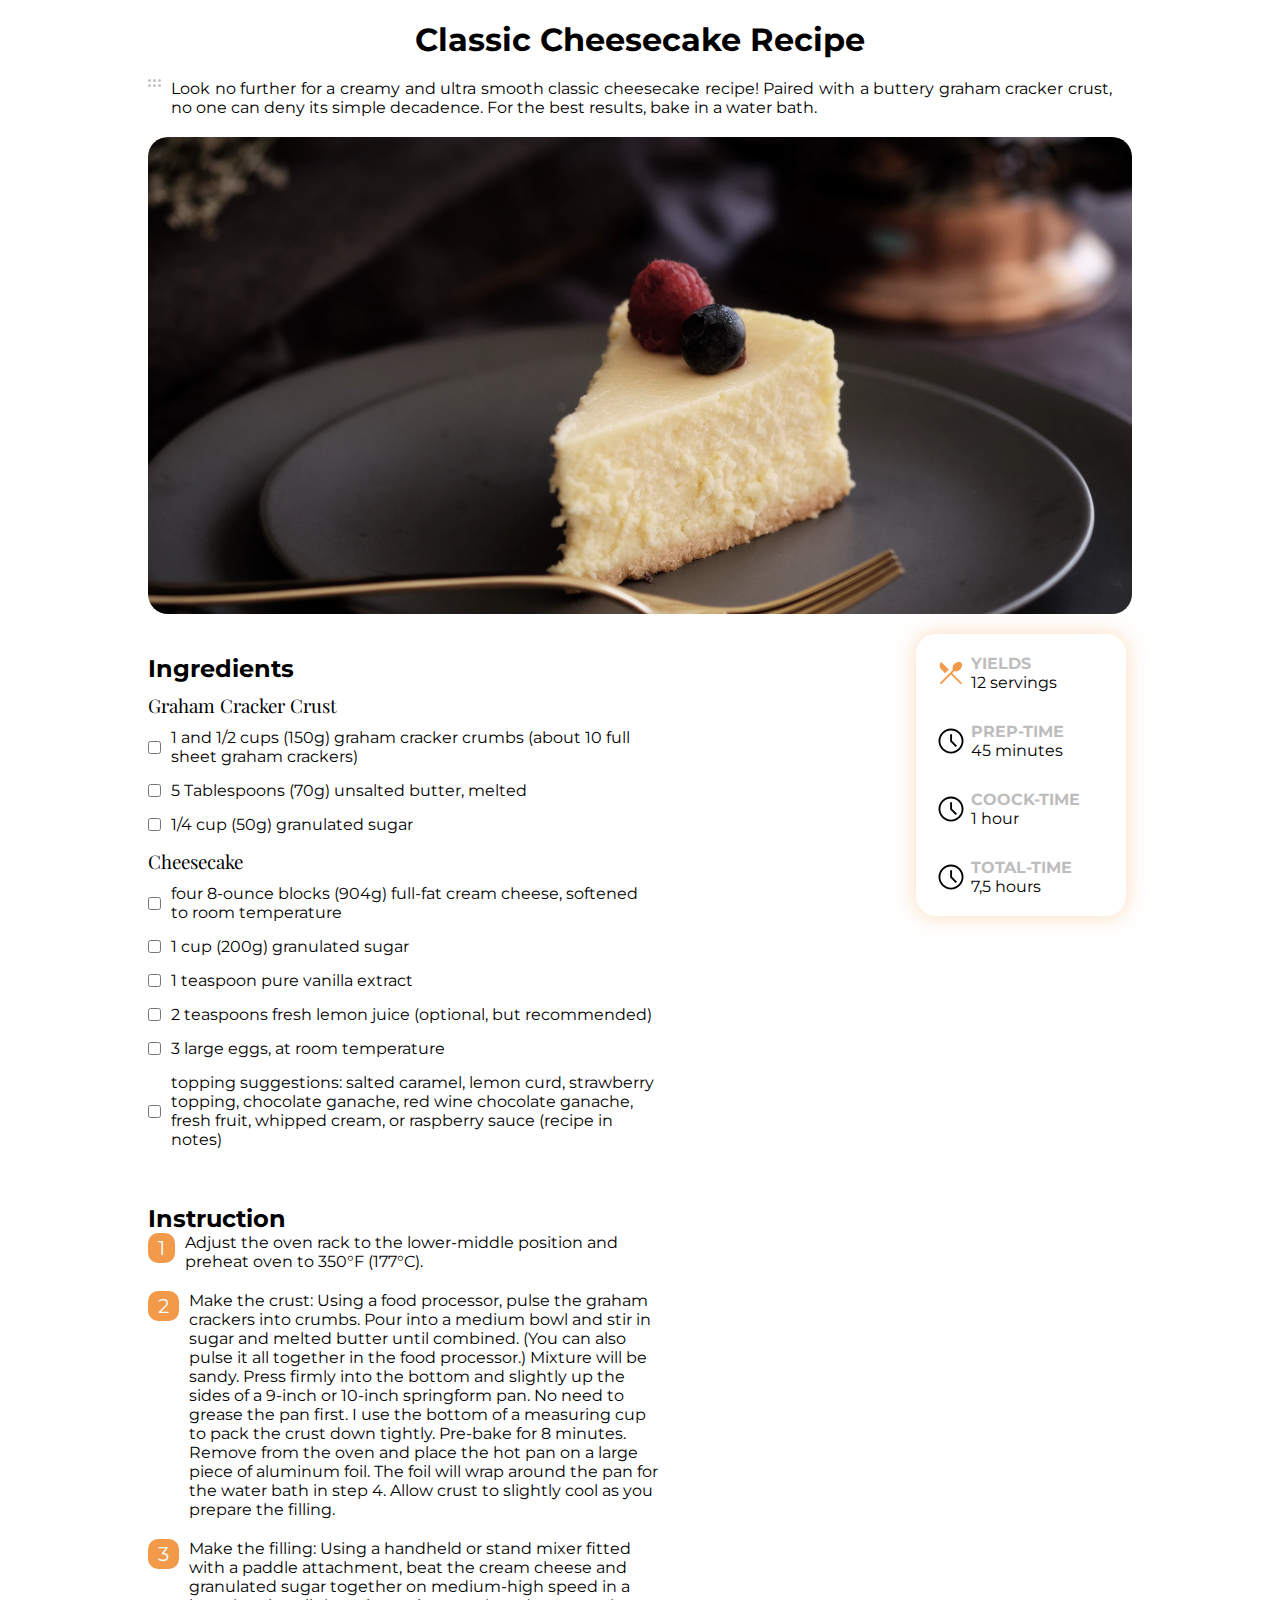
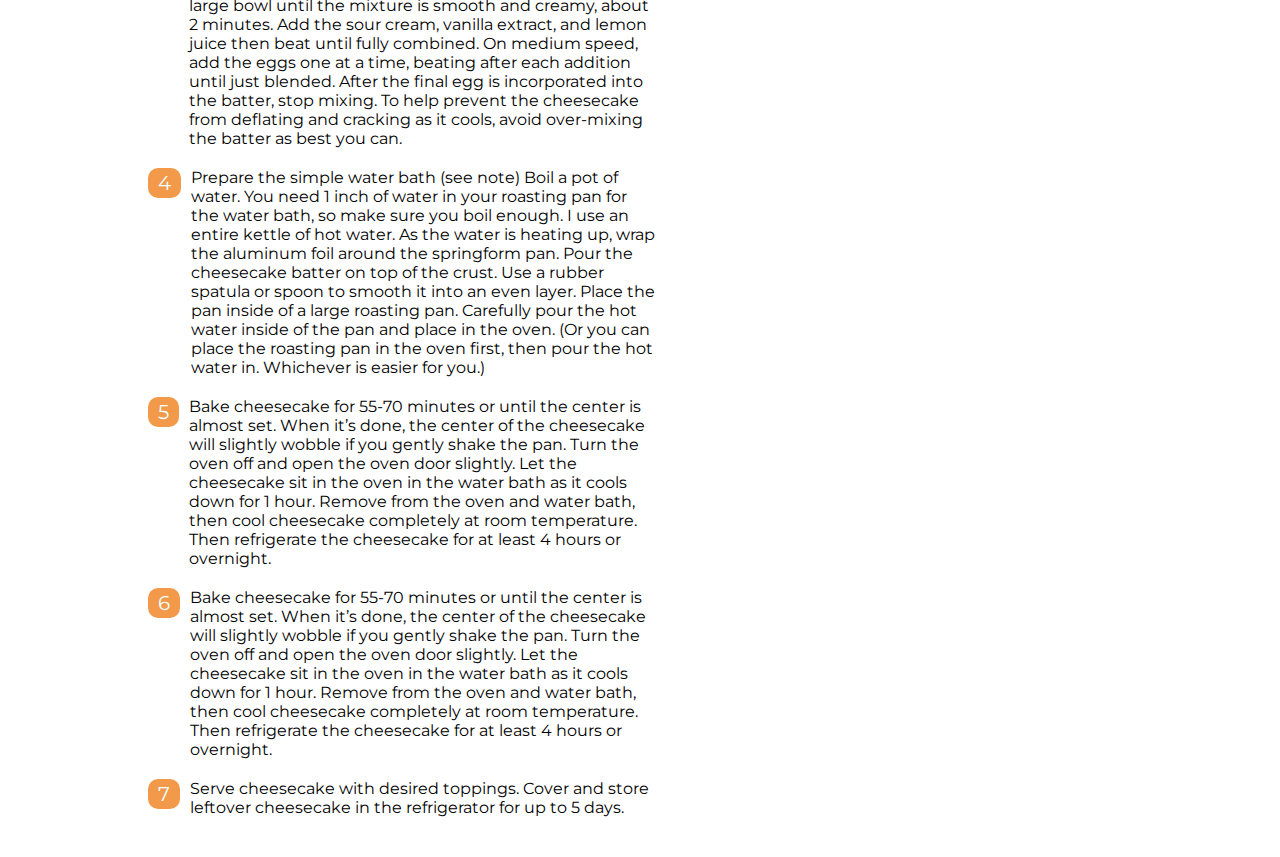
<file: challenges/responsive-design/recipe-page-master/index.html>
<!DOCTYPE html>
<html lang="en">
  <head>
    <meta charset="utf-8" />
    <meta name="viewport" content="width=device-width,initial-scale=1,maximum-scale=5"/>

    <link rel="icon" href="devchallenges.png" />

    <link rel="shortcut icon" type="image/x-icon" href="https://devchallenges.io/"/>

    <link rel="stylesheet" href="style.css">

    <title>Devchallenges</title>

  </head>
  <body>
    <main>
      <section class="container intro-recipe">
        <h1>Classic Cheesecake Recipe</h1>
        <div class="resume-recipe">
          <img src="./assets/6dots.svg" alt="">
          <p>Look no further for a creamy and ultra smooth classic cheesecake recipe! Paired with a buttery graham cracker crust, no one can deny its simple decadence. For the best results, bake in a water bath.</p>
        </div>
        <img class="img-recipe" src="./assets/photo1.png" alt="">
      </section>

      <section class=" container time-recipe">

        <article class="card-time card-time--complete">
          <img class="icon" src="./assets/restaurant-menu.svg" alt="">
          <div>
            <p class="card-time__title">yields</p>
            <p>12 servings</p>
          </div>
        </article>

        <div class="card-time">
          <img class="icon" src="./assets/clock.svg" alt="">
          <div>
            <p class="card-time__title">prep-time</p>
            <p>45 minutes</p>
          </div>
        </div>
        <div class="card-time">
          <img class="icon" src="./assets/clock.svg" alt="">
          <div >
            <p class="card-time__title">coock-time</p>
            <p>1 hour</p>
          </div>
        </div>
        <div class="card-time">
          <img class="icon" src="./assets/clock.svg" alt="">
          <div>
            <p class="card-time__title">total-time</p>
            <p>7,5 hours</p>
          </div>
        </div>
      </section>

      <section class="container ingredients-recipe ingredients">
        <h2>Ingredients</h2>
        <article class="ingredients-recipe__stuff">
          <h3 class="title-stuff">Graham Cracker Crust</h3>
          <label for="first-step" class="steps">
            <input type="checkbox" name="ingredient" id="first-step">
            <p>1 and 1/2 cups (150g) graham cracker crumbs (about 10 full sheet graham crackers)</p>
          </label>
          <label for="second-step" class="steps">
            <input type="checkbox" name="ingredient" id="second-step">
            <p>5 Tablespoons (70g) unsalted butter, melted</p>
          </label>
          <label for="third-step" class="steps">
            <input type="checkbox" name="ingredient" id="third-step">
            <p>1/4 cup (50g) granulated sugar</p>
          </label>
        </article>

        <article class="ingredients-recipe__stuff">
          <h3 class="title-stuff">Cheesecake</h3>
          <label for="first-ch" class="steps">
            <input type="checkbox" name="ingredient" id="first-ch">
            <p>four 8-ounce blocks (904g) full-fat cream cheese, softened to room temperature</p>
          </label>

          <label for="2-ch" class="steps">
            <input type="checkbox" name="ingredient" id="2-ch">
            <p>1 cup (200g) granulated sugar</p>
          </label>

          <label for="3-ch" class="steps">
            <input type="checkbox" name="ingredient" id="3-ch">
            <p>1 teaspoon pure vanilla extract</p>
          </label>

          <label for="4-ch" class="steps">
            <input type="checkbox" name="ingredient" id="4-ch">
            <p>2 teaspoons fresh lemon juice (optional, but recommended)</p>
          </label>

          <label for="5-ch" class="steps">
            <input type="checkbox" name="ingredient" id="5-ch">
            <p>3 large eggs, at room temperature</p>
          </label>

          <label for="6-ch" class="steps">
            <input type="checkbox" name="ingredient" id="6-ch">
            <p>topping suggestions: salted caramel, lemon curd, strawberry topping, chocolate ganache, red wine chocolate ganache, fresh fruit, whipped cream, or raspberry sauce (recipe in notes) </p>
          </label>
        </article>

      </section>

      <section class="container instruccion-recipe ingredients">
        <h2>Instruction</h2>
        <ol class="lista">
          <li>Adjust the oven rack to the lower-middle position and preheat oven to 350°F (177°C).</li>
          <li>Make the crust: Using a food processor, pulse the graham crackers into crumbs. Pour into a medium bowl and stir in sugar and melted butter until combined. (You can also pulse it all together in the food processor.) Mixture will be sandy. Press firmly into the bottom and slightly up the sides of a 9-inch or 10-inch springform pan. No need to grease the pan first. I use the bottom of a measuring cup to pack the crust down tightly. Pre-bake for 8 minutes. Remove from the oven and place the hot pan on a large piece of aluminum foil. The foil will wrap around the pan for the water bath in step 4. Allow crust to slightly cool as you prepare the filling.</li>
          <li>Make the filling: Using a handheld or stand mixer fitted with a paddle attachment, beat the cream cheese and granulated sugar together on medium-high speed in a large bowl until the mixture is smooth and creamy, about 2 minutes. Add the sour cream, vanilla extract, and lemon juice then beat until fully combined. On medium speed, add the eggs one at a time, beating after each addition until just blended. After the final egg is incorporated into the batter, stop mixing. To help prevent the cheesecake from deflating and cracking as it cools, avoid over-mixing the batter as best you can.</li>
          <li>Prepare the simple water bath (see note) Boil a pot of water. You need 1 inch of water in your roasting pan for the water bath, so make sure you boil enough. I use an entire kettle of hot water. As the water is heating up, wrap the aluminum foil around the springform pan. Pour the cheesecake batter on top of the crust. Use a rubber spatula or spoon to smooth it into an even layer. Place the pan inside of a large roasting pan. Carefully pour the hot water inside of the pan and place in the oven. (Or you can place the roasting pan in the oven first, then pour the hot water in. Whichever is easier for you.)</li>
          <li>Bake cheesecake for 55-70 minutes or until the center is almost set. When it’s done, the center of the cheesecake will slightly wobble if you gently shake the pan. Turn the oven off and open the oven door slightly. Let the cheesecake sit in the oven in the water bath as it cools down for 1 hour. Remove from the oven and water bath, then cool cheesecake completely at room temperature. Then refrigerate the cheesecake for at least 4 hours or overnight.</li>
          <li>Bake cheesecake for 55-70 minutes or until the center is almost set. When it’s done, the center of the cheesecake will slightly wobble if you gently shake the pan. Turn the oven off and open the oven door slightly. Let the cheesecake sit in the oven in the water bath as it cools down for 1 hour. Remove from the oven and water bath, then cool cheesecake completely at room temperature. Then refrigerate the cheesecake for at least 4 hours or overnight.</li>
          <li>Serve cheesecake with desired toppings. Cover and store leftover cheesecake in the refrigerator for up to 5 days.</li>
        </ol>
      </section>
    </main>
  </body>
</html>
</file>
<file: main.css>
@import url('https://fonts.googleapis.com/css2?family=Montserrat:wght@400;500;600;700&display=swap');


:root{

    --dark: #2f3c4f;
    --blue: #506f86;
    --yellow:#fbb040;
    --orange:#de703c;
}

*{
    padding: 0;
    margin: 0;
    box-sizing: border-box;
}
html{
    font-family: 'Montserrat', sans-serif;
}
h2{
    font-size: 20px;
    margin-bottom: 10px;
    text-align: center;
}
.navbar{
    position: fixed;
    display: flex;
    width: 100%;
    height: 70px;
    padding: 10px;
    justify-content: space-between;
    align-items: center;
    background: var(--blue);
    z-index: 999;
}


.container-logo{
    width: 100px;
    height: 52px;
    display: flex;
    align-items: center;
    gap: 10px;
}

.container-logo img{
    height: 100%;
}

.container-logo h1{
    font-size: 16px;
    color: var(--yellow);
}

.navlist{
    width: 100%;
    height: 100vh;
    position: fixed;
    top: 0;
    left: 0;
    background-color: #2f3c4f;
    z-index: 999;

    display: flex;
    flex-direction: column;
    
    align-items: flex-end;

    -webkit-clip-path: circle(0% at 100% 0);
    clip-path: circle(0% at 100% 0);
    transition: all .5s ease-out;
}

.show-navlist{
    -webkit-clip-path: circle(100% at 100% 0);
    clip-path: circle(100% at 100% 0);
    transition: all .5s ease-in;
}

.lines{
    width: 40px;
    height: 40px;
    cursor: pointer;
    position: relative;
    overflow: hidden;
    display: flex;
    gap: 5px;
    flex-direction: column;
    z-index: 1000;

}

.line{
    width: 100%;
    height: 6px;
    background: var(--yellow);
    border-radius: 10px;
    transition: .5s all  ease;
}


.top{
    position: absolute;
    transition: .5s all ease-in-out;
}

.middle{
    position: absolute; 
    transform: rotate(-45deg) translateX(7px);
    top: 17px;
    transition: .5s all ease-in-out;
    
}

.bottom{
    position: absolute;
    transform: rotate(90deg) translateY(-17px) translateX(17px);
    transition: .5s all ease-in-out;

}
.navlist a{
    margin-top: 100px;
    padding: 5px 25px;
    font-size: 20px;
    text-decoration: none;
    text-transform: uppercase;
    font-weight: 700;
    color: var(--yellow);
}

.navlist a:hover{
    background-color: var(--blue);
}
main{
    padding-top: 70px;
}
.main-container{
    padding: 20px;
    background: linear-gradient(to left, rgba(77, 77, 77, 0.051), #506e8652);
    position: relative;
    
}
.container{
    width: 100%;
    height: 430px;
    display: flex;
    gap: 20px;
    overflow: scroll;
    border-radius: 10px;
}

.gradient{
    position: absolute;
    border-radius: 10px;
    width: 30px;
    height: 400px;
    background: linear-gradient(to right, rgba(0, 0, 0, 0.5), rgba(0, 0, 0, 0.01));
}


@media screen and (min-width: 768px) {
    .container{
        width: 100%;
        max-width: 1000px;
        margin: auto;
    }

}
</file>
<file: challenges/404-not-found-master/style.css>
@import url('https://fonts.googleapis.com/css2?family=Inconsolata:wght@700&family=Montserrat:wght@700&family=Space+Mono:wght@400;700&display=swap');

*{
    padding: 0;
    margin: 0;
    box-sizing: border-box;
}


html{
    font-size: 62.5%;
    /* font-family: 'Inconsolata', monospace;
    font-family: 'Montserrat', sans-serif; */
    font-family: 'Space Mono', monospace;
}

a{
    color: #333333;
    text-decoration: none;
}

main{
    position: sticky;
    width: 100%;
    height: 100vh;
    padding: 20px;
}

main h1{
    font-size: 2.4rem;
    font-family: 'Inconsolata', monospace;
}

.error-container{
    width: 100%;
    display: flex;
    flex-wrap: wrap;
    gap: 20px;
    align-items: center;
    justify-content: center;
    padding: 50px 0;
}

.error-image{
    max-width: 540px;
}

.error-image img{
    width: 100%;
}

.error-info{
    max-width: 586px;
    display: flex;
    flex-direction: column;
    align-items: center;
    gap: 36px;
    
}

.error-info h2{
    font-size: 4.8rem;
    text-align: center;
}

.error-info p{
    max-width: 386px;
    font-size: 1.8rem;
    font-weight: 400;
    text-align: justify;
}

.error-info button{
    width: 216px;
    height: 68px;
    font-size: 1.4rem;
    background: #333333;
    color: #FFFFFF;
    margin: auto;
    text-transform: uppercase;
    cursor: pointer;
}
.description{
    font-size: 1.4rem;
    font-family: 'Montserrat', sans-serif;
    text-align: center;
    
}
</file>
<file: challenges/frontend-challenge/button-component-master/style.css>
@import url('https://fonts.googleapis.com/css2?family=Noto+Sans+JP&display=swap');
html{
    font-family: 'Noto Sans JP', sans-serif;;
}
*{
    padding: 0;
    margin: 0;
    box-sizing: border-box;
}


.buttons{
    display: flex;
    flex-wrap: wrap;
    gap: 40px;
    padding: 50px 10px;
    justify-content: space-around;
    align-items: center;
    background-color: #2b2928c5;
}

.btn-container{
    display: flex;
    flex-direction: column;
    padding:20px;
    align-items: center;
    border:1px solid #828282;
    border-radius: 20px;
    width: fit-content;
    background: azure;
    box-shadow: 0 0 5px azure;
}

.btn-container > p{
    font-size: 12px;
    color: #828282;
    opacity: 0;
    transition: .5s all ease-out;
}

.btn-container:hover > p{
    opacity: 1;
    transition: .5s all ease-in;
}

.btn{
    width: 120px;
    height: 40px;
    background: #E0E0E0;
    display: flex;
    align-items: center;
    justify-content: center;
    border-radius: 10px;
    cursor: pointer;
    border: none;
}

.btn img{
    width: 20px;
    height: 20px;
    margin: 0;
}

.btn:hover, .btn:focus{
    background-color: #AEAEAE;
}

/* Buttons*/

.btn-2{
    background: none;
    color: #3D5AFE;
    border: 2px solid #3D5AFE;
}

.btn-2:hover, .btn-2:focus{
    background: rgba(41, 98, 255, 0.1);
}

.btn-3{
    background: none;
    color: #3D5AFE;
}

.btn-3:hover, .btn-3:focus{
    background: rgba(41, 98, 255, 0.1);
}

.btn-4{
    background-color: #3D5AFE;
    color: #E0E0E0;
}

.btn-4:hover, .btn-4:focus{
    background: #3D5AFE;
}

.btn-5{
    background-color:#E0E0E0;
    color:#AEAEAE;
}

.btn-5:hover, .btn-5:focus{
    background: none;
}

.btn-6{
    background-color:#3D5AFE;
    color:#E0E0E0;
}

.btn-6:hover, .btn-6:focus{
    background: #3D5AFE;
}

.btn-7, .btn-7-1, .btn-7-2{
    background-color:#3D5AFE;
    color:#E0E0E0;
}

.btn-7-1{
    width: 140px;
    height: 50px;
}

.btn-7-2{
    width: 160px;
    height: 60px;
}

.btn-7:hover, .btn-7:focus {
    background: #3D5AFE;
}

.btn-7-1:hover, .btn-7-1:focus {
    background: #3D5AFE;
}

.btn-7-2:hover, .btn-7-2:focus {
    background: #3D5AFE;
}
</file>
<file: challenges/responsive-design/checkout-page-master/style.css>
@import url('https://fonts.googleapis.com/css2?family=Montserrat:wght@400;500;600;700&display=swap');

*{
    padding: 0;
    margin: 0;
    box-sizing: border-box;
}

body{

    padding: 20px;
}

html{
    font-family: 'Montserrat', sans-serif;
}

h1{
    width: 100%;
}

/* Chekout selection */
main{
    display: flex;
    flex-direction: row-reverse;
    flex-wrap: wrap;
    justify-content: space-around;
    gap:20px;
}
.container-checkout{
    max-width: 490px;
    height: fit-content;
    padding: 30px;
    margin-top: 30px;
    background: #F2F2F2;
    border-radius: 20px;
}

.card-checkout{
    width: 100%;
    display: flex;
    gap: 30px;
    margin-bottom: 30px ;
}

.img-checkout{
    width: 130px;
    border-radius: 15px;
}

.title-price__checkout{
    display: flex;
    flex-direction: column;
    justify-content: space-between;
}

.info-checkout{
    display: flex;
    flex-wrap: wrap;
    gap: 15px;
}

.info-checkout h3{
    width: 100%;
}

.new-price{
    color: #F2994A;
}

.old-price{
    font-size: 14px;
    text-decoration:line-through;
}

.count-checkout{
    display: flex;
    width: 120px;
    height: 50px;
    border: 1px solid;
    border-radius: 10px; 
    font-weight: 500;    
    justify-content: space-around;
    align-items: center;
}

.add-remove{
    width: 20px;
    height: 20px;
    background: #E0E0E0;
    text-align: center;
    border-radius: 5px;
    cursor: pointer;
}

.amout-checkout{
    margin-top: 100px;
}

.total-price{
    display: flex;
    justify-content: space-between;
    border-top: 2px solid #BDBDBD;
    padding: 15px 0;
    font-weight: 700;
}

/* Form Section */

.main-forms{
    max-width: 465px;
}
.main-forms h3{
    margin-top: 50px;
}
.input-form{
    width: 100%;
    height: 40px;
    border-radius: 10px;
    padding: 0 10px;
    border: 2px solid #828282;
    display: flex;
    gap: 10px;
    align-items: center;
    margin-top: 4px;
}

.input-form img{
    height: 60%;
}

.lbl{
    margin-top: 30px;
}

input{
    width: 90%;
    height: 100%;
    border: none;
    outline: none;
    font-family: inherit;
}

.form__grid{
    display: grid;
    grid-template-columns: 1fr 1fr;
    gap: 20px;
}

.confirm-checkbox{

    width: 100%;
    display: flex;
    flex-wrap: wrap;
    margin: 30px 0;  
    gap: 20px;
}
.confirm-checkbox input{
    width: auto;
}
.confirm-checkbox label{
    width: 90%;
}
.container-btn{
    width: 100%;
    position: relative;
}
.btn{
    position: absolute;
    width: 160px;
    height: 64px;
    background: #F2994A;
    border: none;
    border-radius: 20px;
    color: #F2F2F2;
    font-weight: 700;
    cursor: pointer;
    right: 0;
}

header div{
    width: 100%;
    height: 100px;
    margin: 30px;
}
</file>
<file: challenges/responsive-design/edie-homepage-master/style.css>
@import url('https://fonts.googleapis.com/css2?family=Heebo:wght@800&family=Poppins:wght@400;500;600&display=swap');
*{
    padding: 0;
    margin: 0;
    box-sizing: border-box;
}

html{
    font-family: 'Poppins', sans-serif;
}
a{
    text-decoration: none;
    color: black;
}
.main-container{
    padding: 20px;
}

.card-2{
    --primary:#27AE60;
}

.card-3{
    --primary:#EB5757;
}

/* =========================== 
HEADER SECTION 
============================== */

.menubar{
    width: 100%;
    display: flex;
    justify-content: space-between;
    align-items: center;
    position: fixed;
}

.text-logo{
    font-family: 'Heebo', sans-serif;
    font-size: 24px;
}

.menu-hamburger{
    width: 30px;
    height: 30px;
    display: flex;
    flex-direction: column;
    justify-content: space-around;
    cursor: pointer;
    position: fixed;
    right: 25px;
    z-index: 1000;
}

.line{
    width: 100%;
    height: 5px;
    border-radius: 5px;
    background-color: black;
    transition: .5s all ease-in-out;
}

.line1{
    position: absolute;
    transform: rotate(45deg);
    transition: .5s all ease-in-out;
}

.line2{
    position: absolute;
    transform: scale(0);
    transition: .5s all ease-in-out;
}

.line3{
    position: absolute;
    transform: rotate(-45deg);
    transition: .5s all ease-in-out;
}


.menubar-list{
    position: fixed;
    width: 100%;
    height: 100vh;
    top: 0;
    left: 0;
    display: flex;
    row-gap: 20px;
    flex-direction: column;
    align-items: center;
    justify-content: center;
    list-style: none;
    font-size: 20px;
    font-weight: 500;
    background: rgb(255, 255, 255, 0.5);
    backdrop-filter: blur(2px);
    transform: translateX(100%);
    transition: all 0.5s ease-out;
}

.show{
    transform: translateX(0);
    transition: all 0.5s ease-in;
}


/* ==========================
MAIN SECTION
===========================*/
.introduce-homepage{
    
}
.center-text{
    width: 80%;
    margin: 20px  auto;
}
.center-text-blue{
    color: #2D9CDB;
}

.title-homepage{
    font-size: 24px;
    font-weight: 500;

}

.introduce-homepage{
    max-width: 1300;
}
.hero-image{
    width: 100%;
    border-radius: 20px;
}
.mail-contact{
    padding: 10px;
    background: #F2F2F2;
    border-radius: 10px;
    display: flex;
    justify-content: space-between;
}
.mail-contact input{
    outline: none;
    border: none;
    background: #F2F2F2;
    height: 40px;
    width: 100%;
    font-family: inherit;
}

.mail-contact button{
    width: 70px;
    height: 40px;
    border-radius: 10px;
    border: none;
    color: white;
    background: #2D9CDB;
}

/* SERVICES */

.card-services{
    margin: 20px 0;
}
.card-service_container{
    display: flex;
    margin-top: 50px;
    flex-wrap: wrap;
    gap: 10px;
    justify-content: space-around;
}

/* DESIGNS */
.card-design_container{
    display: flex;
    flex-wrap: wrap;
    justify-content: space-around;
}

/* TEAMS */

.team-container{
    display: flex;
    flex-wrap: wrap;
    justify-content: space-around;
    align-items: center;
}

.info-team{
    max-width: 350px;
}

.photos-team{
    max-width: 300px;
    display: grid;
    grid-template-columns: 1fr 1fr;
    grid-template-rows: 1fr 1fr;
    grid-template-areas:
        "a b"
        "a c"
    ;
    align-items: center;
    gap: 20px;
}
.a, .b, .c{
    width: 100%;
    border-radius: 20px;
}
.a{
    grid-area: a;
    background-color: red;
    justify-self: end;
}

.b{
    grid-area: b;
    background: #27AE60;
}
.c{
    grid-area: c;
    background: #2D9CDB;
}

/* CHIEF */

.chief-container{
    display: flex;
    flex-wrap: wrap;
    justify-content: space-around;
}
.info-chief{
    max-width: 400px;
}
.chief-card{
    margin-top: 50px;
    display: flex;
    align-items: center;
}

.chief-card img{
    width: 70px;
    border-radius: 10px;
    margin-right: 20px;
}

/* HEADER */

.header{
    width: 100%;
    height: fit-content;
    background: #100E1D;
    color: azure;
    padding: 30px 40px;
    display: flex;
    flex-wrap: wrap;
    justify-content: space-around;
    align-items: center;
    gap: 50px;
}
.list-header{
    width: 200px;
  text-align: center;
    list-style: none;
}
.social-media{
    width: 100px;

    display: flex;
    flex-direction: column;
    align-items: center;
}

.footer-mail{
    min-width: 150px;
    max-width: 300px;
    height: 60px;
}

/* MEDIA QUERIS */

@media screen and (min-width: 780px) {
    .card-design_down{
        transform: translateY(50px);
    }
}
</file>
<file: challenges/responsive-design/interior-consultant-master/style.css>
@import url('https://fonts.googleapis.com/css2?family=Crimson+Pro:wght@200&family=Lora:wght@400;500;700&family=Montserrat:wght@400;500;700&display=swap');

:root{
    --black: #181719;
    --white: #FFFFFF;
    --gray: #828282;

    /* font-family */

    --lora:  'Lora', serif;
    --crimson: 'Crimson Pro', serif;
    --motserat: 'Montserrat', sans-serif;
}

*{
    margin: 0;
    padding: 0;
    box-sizing: border-box;
}

a{
    text-decoration: none;
    color: var(--white);
    font-weight: 500;
}

html{
    font-family: 'Montserrat', sans-serif;
    color: var(--white);
}

body{
    background: var(--black);
    
}
.container{
    padding: 20px;
}
/* ============================
HEADER SECTION 
===============================*/

header{
    width: 100%;
    height: 50px;
    display: flex;
    justify-content: space-between;
    align-items: center;
}

.logo-box{
    width: 130px;
    font-family: 'Crimson Pro', serif;
    text-transform: uppercase;
    height: fit-content;
    border: 2px solid var(--white);
    padding: 5px;
    text-align: center;
}


/* ============================
ICON OPEN CLOSE 
===============================*/
.icon-open{
    width: 30px;
    height: fit-content;
    position: fixed;
    display: flex;
    gap: 6px;
    flex-direction: column;
    right: 20px;
    z-index: 1000;
    cursor: pointer;
    background: rgb(24, 23, 25, 0.5);
}
.line{
    width: 30px;
    height: 4px;
    background: var(--white);
    border-radius: 5px;
    transition: .5s all ease-in-out;
}


/* EFFECTS ICON */

.line-1{
    position: absolute;
    transform: rotate(45deg);;
}

.line-2{
    transform: scale(0);
}

.line-3{
    position: absolute;
    transform: rotate(-45deg);
} 

/* ============================
NAV BAR - MOBILE
===============================*/
.main-header{
    position: fixed;
    top: 0;
    background-color: rgb(24, 23, 25, .5);
    backdrop-filter: blur(5px);
}
.nav-bar{
    width: 100%;
    height: 100vh;
    position:fixed;
    top: 0;
    left: 0;
    background-color: rgb(24, 23, 25, .7);
    display: flex;
    justify-content: center;
    align-items: center;
    text-align: center;
    transform: translateX(100%);
    transition: .75s all ease-in;
    z-index: 999;
}

.nav-bar ul{
    list-style: none;
    display: flex;
    flex-direction: column;
    gap: 20px;
}

.nav-bar ul a li{
    padding: 5px;
}

.nav-bar ul a li:hover{
    font-weight: 700;
    border-bottom: 3px solid var(--white);
}

.show-window{
    transform: translateX(0);

    transition: .75s all ease-in-out;

}

/* ============================
MAIN SECTION 
===============================*/

main{
    display: flex;
    flex-wrap: wrap;
    justify-content: space-between;
    align-items: center;
    gap: 50px;
    margin-top: 70px;
    margin-bottom: 100px;

}
.main-resume{
    width: 100%;
    height: fit-content;
    display: flex;
    flex-direction: column;
    justify-content: center;
    gap: 25px;
}

.main-resume h1{
    font-family: var(--lora);
    font-weight: 500;
    font-size: 36px;
}

.main-resume p{
    width: 250px;
    font-size: 14px;
    text-align: center;
}

.main-resume a{
    font-family: var(--motserat);
    font-weight: 700;
    padding-bottom: 5px;
}

.main-resume a:hover{
    border-bottom: 2px solid var(--white);
}

.card-container{
    width: 100%;
    position: relative;
    z-index: -1;
}
.card-container img{
    width: 100%;
}

.card-info{
    width: 300px;
    padding: 10px 19px;
    position: absolute;
    bottom: -40px;
    right: 20px;
    display: flex;
    flex-wrap: wrap;
    gap: 20px;
    background-color: var(--black);
    box-shadow: 0 0 20px 2px var(--gray);
}

.card-info__personal{
    display: flex;
    flex-wrap: wrap;
    gap: 10px;
    justify-content: center;
    align-items: center;
    font-size: 12px;
}

.gray{
    color: var(--gray);
    font-size: 10px;
}
.card-info__personal img{
    width: 50px;
    border-radius: 50%;
}

.card-info__detail{
    font-size: 18px;
    font-family: var(--lora);
    font-weight: 700;
    padding-bottom: 20px;
}

header p{
    width: 100%;
    text-align: center;
    font-size: 14px;
}

@media (min-width: 768px){
    .container{
        padding: 50px;
    }

    .icon-open{
        display: none;
    }
/* NAV BAR */
    .main-header{
        padding: 10px 50px;
    }
    .nav-bar{
        width: fit-content;
        height: fit-content;
        position:static;
        background-color:unset;
        display:flex;
        justify-content: space-around;
        transform: translateX(0);
        transition: 0s all;
        z-index: 999;
    }

    .nav-bar ul{
        height: max-content;
        list-style: none;
        display: flex;
        flex-direction: row;
        gap: 20px;
    }


    /* MAIN SECTION */

    .main-resume{
        width: 30%;
    }

    .main-resume p{
        text-align: start;
    }

    .main-resume a{
        width: fit-content;
    }

    .card-container{
        width: 60%;
    }
}
</file>
<file: challenges/responsive-design/my-gallery-master/style.css>
@import url('https://fonts.googleapis.com/css2?family=Montserrat:wght@400;500;600;700&display=swap');
html{
    font-family: 'Montserrat', sans-serif;
}

body{
    width: 100%;
}
.perfil{
    width: 100%;
    display: flex;
    flex-direction: column;
    align-items: center;
}

.perfil img{
    width: 100px;
    border-radius: 16px;
}

.perfil h2{
    font-size: 14px;
    color: #4E5150;
    margin: 5px 0;
}

.perfil h3{
    font-size: 10px;
    color: #A9A9A9;
    margin: 5px 0;
}
.info-perfil{
    display: flex;
    gap: 12px;
    justify-content: center;
    margin-top: 16px;
}
.box{
    width: 78px;
    height: 52px;
    background-color: #E5E5E5;
    border-radius: 10px;
}

.gallery{
    width: 80%;
    display: grid;
    margin: auto;
    grid-template-columns: 1fr 1fr 1fr;
    grid-template-rows: 1fr 1fr 1fr;
    grid-template-areas: 
        "a b b"
        "c c d"
        "e f d"  
    ;
    margin-top: 20px;
    gap: 10px;
}

.gallery img{
    width: 100%;
    border-radius: 10px;
}

.a{
    grid-area: a;
}

.b{
    grid-area: b;
}

.c{
    grid-area: c;
}

.d{
    grid-area: d;
}

.e{
    grid-area: e;
}

.f{
    grid-area: f;
}

@media (min-width: 678px){
    .perfil img{
        width: 170px;
        border-radius: 16px;
    }
    
    .perfil h2{
        font-size: 20px;
        color: #4E5150;
        margin: 5px 0;
    }
    
    .perfil h3{
        font-size: 16px;
        color: #A9A9A9;
        margin: 5px 0;
    }

    .box{
        width: 120px;
        height: fit-content;
       
    }
}
</file>
<file: challenges/responsive-design/my-team-page-master/style.css>
@import url('https://fonts.googleapis.com/css2?family=PT+Serif:wght@400;700&family=Poppins:wght@400;600&display=swap');
*{
    padding: 0;
    margin: 0;
    box-sizing: border-box;
}


a{
    text-decoration: none;
    color: gray;
}
html{
    font-family: 'Poppins', sans-serif;
}

body{
    padding: 20px;
}
main{
    width: 100%;
    height: 100%;
}
.description-container{
    max-width: 800px;
    display: flex;
    flex-wrap: wrap; 
    margin: auto;
    
}

h1{
    font-family:'Pt Serif';
    font-weight: 700;
    font-size: 36px;
    width: fit-content;
    margin-bottom: 60px;
    margin-right: 100px;
}

.info{
    width: 335px;
    font-size: 18px;
    max-width: 439px;
}



/* CONTAINER CREWS */

.crew-container{
    max-width: 800px;
    padding: 40px 0;
    display: flex;
    flex-wrap: wrap;
    
    gap: 50px;
    margin: auto;
    margin-bottom: 100px;
}

/* FORMAT OF CARD CREW */

.card-crew{
    position: relative;
    width: 138px;
}

.card-crew__image{
    width: 100%;
}

.card-crew--vertical{
    width:150px;
    height: 10px;
    font-size: 12px;
    position: absolute;
    top: 120px;
    right: -95px;
    padding: 0;
    margin: 0;
    transform: rotate(90deg);
    font-family:'Pt Serif';
    font-weight: 400;
    transition: .5s all ease-in-out;
    text-transform: uppercase;
   
}


.card-crew:hover > .card-crew--vertical{
    top: 70px;
}

/*CARDS POSITIONS*/

#photo-2, #photo-4, #photo-6{
    transform: translateY(100px);
}
/* CARD CREW GO DOWN*/

.down{
transform: translateY(100px);
}


footer{
    width: 100%;
    height: 30px;
    bottom: 0;
    text-align: center;
}

/* MEDIA QUERIES */

@media (min-width: 560px) {
    .card-crew{
        position: relative;
        width: 228px;
        margin-bottom: 100px;
    }

    .card-crew--vertical{
        top: 220px;
    }

    #photo-2, #photo-4, #photo-6{
        transform: translateY(0);
    }

    #photo-2, #photo-5{
        transform: translateY(100px);
    }
    

}
</file>
<file: challenges/responsive-design/portfolio-master/styles/style.css>
@import url('https://fonts.googleapis.com/css2?family=Montserrat:wght@400;500;600;700&display=swap');

*{
    padding: 0;
    margin: 0;
    box-sizing: border-box;
}

html{
    font-size: 62.5%;
    font-family: 'Montserrat', sans-serif;
   
}

body{
    background-color: rgb(54, 54, 54);
}
.main{
    padding: 30px;
}

.container{
    width: 100%;
    background-color: azure;
    box-shadow: 0 5px 20px 1px rgb(205, 205, 205);
    border-radius: 20px;
    padding: 20px;
    margin: auto;
}

.perfil{
    width: 100%;
    display: flex;
    flex-wrap: wrap;
    justify-content: center;
    align-items: center;
    gap: 20px;
    
}

.intro-perfil h1{
    font-size: 2.5rem;
}

.intro-perfil h2{
    font-size: 2rem;
}

.photo-perfil{
    width: 270px;
    height: 270px;
    overflow: hidden;
    border-radius: 20px;
    background-color: #74CE39;
    background-image: url("data:image/svg+xml,%3Csvg xmlns='http://www.w3.org/2000/svg' width='100%25' height='100%25' viewBox='0 0 1200 800'%3E%3Cdefs%3E%3ClinearGradient id='a' gradientUnits='userSpaceOnUse' x1='600' y1='25' x2='600' y2='777'%3E%3Cstop offset='0' stop-color='%2374CE39'/%3E%3Cstop offset='1' stop-color='%2346FFDC'/%3E%3C/linearGradient%3E%3ClinearGradient id='b' gradientUnits='userSpaceOnUse' x1='650' y1='25' x2='650' y2='777'%3E%3Cstop offset='0' stop-color='%236dd34c'/%3E%3Cstop offset='1' stop-color='%2300ebdd'/%3E%3C/linearGradient%3E%3ClinearGradient id='c' gradientUnits='userSpaceOnUse' x1='700' y1='25' x2='700' y2='777'%3E%3Cstop offset='0' stop-color='%2366d85c'/%3E%3Cstop offset='1' stop-color='%2300d7df'/%3E%3C/linearGradient%3E%3ClinearGradient id='d' gradientUnits='userSpaceOnUse' x1='750' y1='25' x2='750' y2='777'%3E%3Cstop offset='0' stop-color='%235fdd6c'/%3E%3Cstop offset='1' stop-color='%2300c2e0'/%3E%3C/linearGradient%3E%3ClinearGradient id='e' gradientUnits='userSpaceOnUse' x1='800' y1='25' x2='800' y2='777'%3E%3Cstop offset='0' stop-color='%2357e27c'/%3E%3Cstop offset='1' stop-color='%2300ade0'/%3E%3C/linearGradient%3E%3ClinearGradient id='f' gradientUnits='userSpaceOnUse' x1='850' y1='25' x2='850' y2='777'%3E%3Cstop offset='0' stop-color='%2351e78b'/%3E%3Cstop offset='1' stop-color='%230098dd'/%3E%3C/linearGradient%3E%3ClinearGradient id='g' gradientUnits='userSpaceOnUse' x1='900' y1='25' x2='900' y2='777'%3E%3Cstop offset='0' stop-color='%234aeb9a'/%3E%3Cstop offset='1' stop-color='%230082d7'/%3E%3C/linearGradient%3E%3ClinearGradient id='h' gradientUnits='userSpaceOnUse' x1='950' y1='25' x2='950' y2='777'%3E%3Cstop offset='0' stop-color='%2345efa8'/%3E%3Cstop offset='1' stop-color='%23006cce'/%3E%3C/linearGradient%3E%3ClinearGradient id='i' gradientUnits='userSpaceOnUse' x1='1000' y1='25' x2='1000' y2='777'%3E%3Cstop offset='0' stop-color='%2341f4b6'/%3E%3Cstop offset='1' stop-color='%230056bf'/%3E%3C/linearGradient%3E%3ClinearGradient id='j' gradientUnits='userSpaceOnUse' x1='1050' y1='25' x2='1050' y2='777'%3E%3Cstop offset='0' stop-color='%2340f7c3'/%3E%3Cstop offset='1' stop-color='%23003fac'/%3E%3C/linearGradient%3E%3ClinearGradient id='k' gradientUnits='userSpaceOnUse' x1='1100' y1='25' x2='1100' y2='777'%3E%3Cstop offset='0' stop-color='%2341fbd0'/%3E%3Cstop offset='1' stop-color='%23002593'/%3E%3C/linearGradient%3E%3ClinearGradient id='l' gradientUnits='userSpaceOnUse' x1='1150' y1='25' x2='1150' y2='777'%3E%3Cstop offset='0' stop-color='%2346FFDC'/%3E%3Cstop offset='1' stop-color='%23007'/%3E%3C/linearGradient%3E%3C/defs%3E%3Cg fill-opacity='0.65'%3E%3Crect fill='url(%23a)' width='1200' height='800'/%3E%3Crect fill='url(%23b)' x='100' width='1100' height='800'/%3E%3Crect fill='url(%23c)' x='200' width='1000' height='800'/%3E%3Crect fill='url(%23d)' x='300' width='900' height='800'/%3E%3Crect fill='url(%23e)' x='400' width='800' height='800'/%3E%3Crect fill='url(%23f)' x='500' width='700' height='800'/%3E%3Crect fill='url(%23g)' x='600' width='600' height='800'/%3E%3Crect fill='url(%23h)' x='700' width='500' height='800'/%3E%3Crect fill='url(%23i)' x='800' width='400' height='800'/%3E%3Crect fill='url(%23j)' x='900' width='300' height='800'/%3E%3Crect fill='url(%23k)' x='1000' width='200' height='800'/%3E%3Crect fill='url(%23l)' x='1100' width='100' height='800'/%3E%3C/g%3E%3C/svg%3E");
    background-attachment: fixed;
    background-size: contain;
}

.photo-perfil img{
    width: 100%;
}

.info-perfil{
    font-size: 1.6rem;
    text-align: center;
}


.social-perfil{
    display: flex;
    justify-content: space-around;
}

.social-perfil img{
    width: 35px;
    margin: 10px 0;
}

.description-perfil{
    max-width: 450px;
    padding: 10px;
    font-size: 1.8rem;
}
.hide-element{
    display: none;
}

/* SKILLS */

.skills{
   
    font-size: 1.6rem;
    display:grid;
    grid-template-columns: 1fr 1fr;
    place-content: center;
}

/* HOBBIES */

.hobbies{
    font-size: 1.6rem;
    display: flex;
    flex-direction: column;
    gap: 20px;
}
</file>
<file: challenges/responsive-design/recipe-page-master/style.css>
@import url('https://fonts.googleapis.com/css2?family=Montserrat:wght@300;400;700&family=Playfair+Display:ital,wght@1,400;1,500&display=swap');

:root{
    --gray: #BDBDBD;
    --orange: #F2994A;

    --play: 'Playfair Display', serif;
    

}

*{
    padding: 0;
    margin: 0;
    box-sizing: border-box;
}
html{
    font-family: 'Montserrat', sans-serif;
}
.container{
    width: 100%;
    padding: 20px;
}

.intro-recipe{
    display: flex;
    flex-direction: column;
    align-items: center;
    text-align: justify;
    gap: 20px;
}

.resume-recipe{
    display: flex;
    gap: 10px;
    padding-right: 20px;
    align-items: flex-start;
}

.intro-recipe .img-recipe{
    width: 100%;
    border-radius: 20px;
}

.time-recipe{
    display: flex;
    flex-wrap: wrap;
    gap: 10px;
    justify-content: space-around;

}
.icon{
    width: 30px;
    height: 30px;
}

.card-time{
    display: flex;
    gap: 5px;
    align-items: center;
}

.card-time--complete{
    width: 100%;
}
.card-time__title{
    color: var(--gray);
    text-transform: uppercase;
    font-weight: 700;
}

/*  INGREDIENTS  SECTION */

.ingredients-recipe{
    max-width: 678px;
}
.title-stuff{
    margin: 10px 0;
    font-family: var(--play);
    font-weight: 300;
}
.steps{
    display: flex;
    gap: 10px;
    align-items: center;
    margin-bottom: 15px;
}

/* INSTRUCTION SECTION */

ol.lista{
    counter-reset: li;
    list-style: none;
}
ol li{
    display: flex;
    align-items: flex-start;
    margin-bottom: 20px;
}
ol.lista > li:before{
    counter-increment: li;
    content: counter(li);
    color: gray;
    font-size: 20px;
    padding: 3px 10px;
    margin-right: 10px;
    color: azure;
    background: var(--orange);
    border-radius: 10px;
    width: max-content;
}


@media (min-width: 768px){
    main{
        padding: 0 10%;
    }
    .ingredients{
        width: 550px;
    }

    .time-recipe{
        position: absolute;
        width: 210px;
        right: 12%;
     
        justify-content: flex-start;
        gap: 30px;
        border-radius: 20px;
        box-shadow: 0 0 20px 2px rgb(242, 153, 74, .3);
    }


}
</file>
